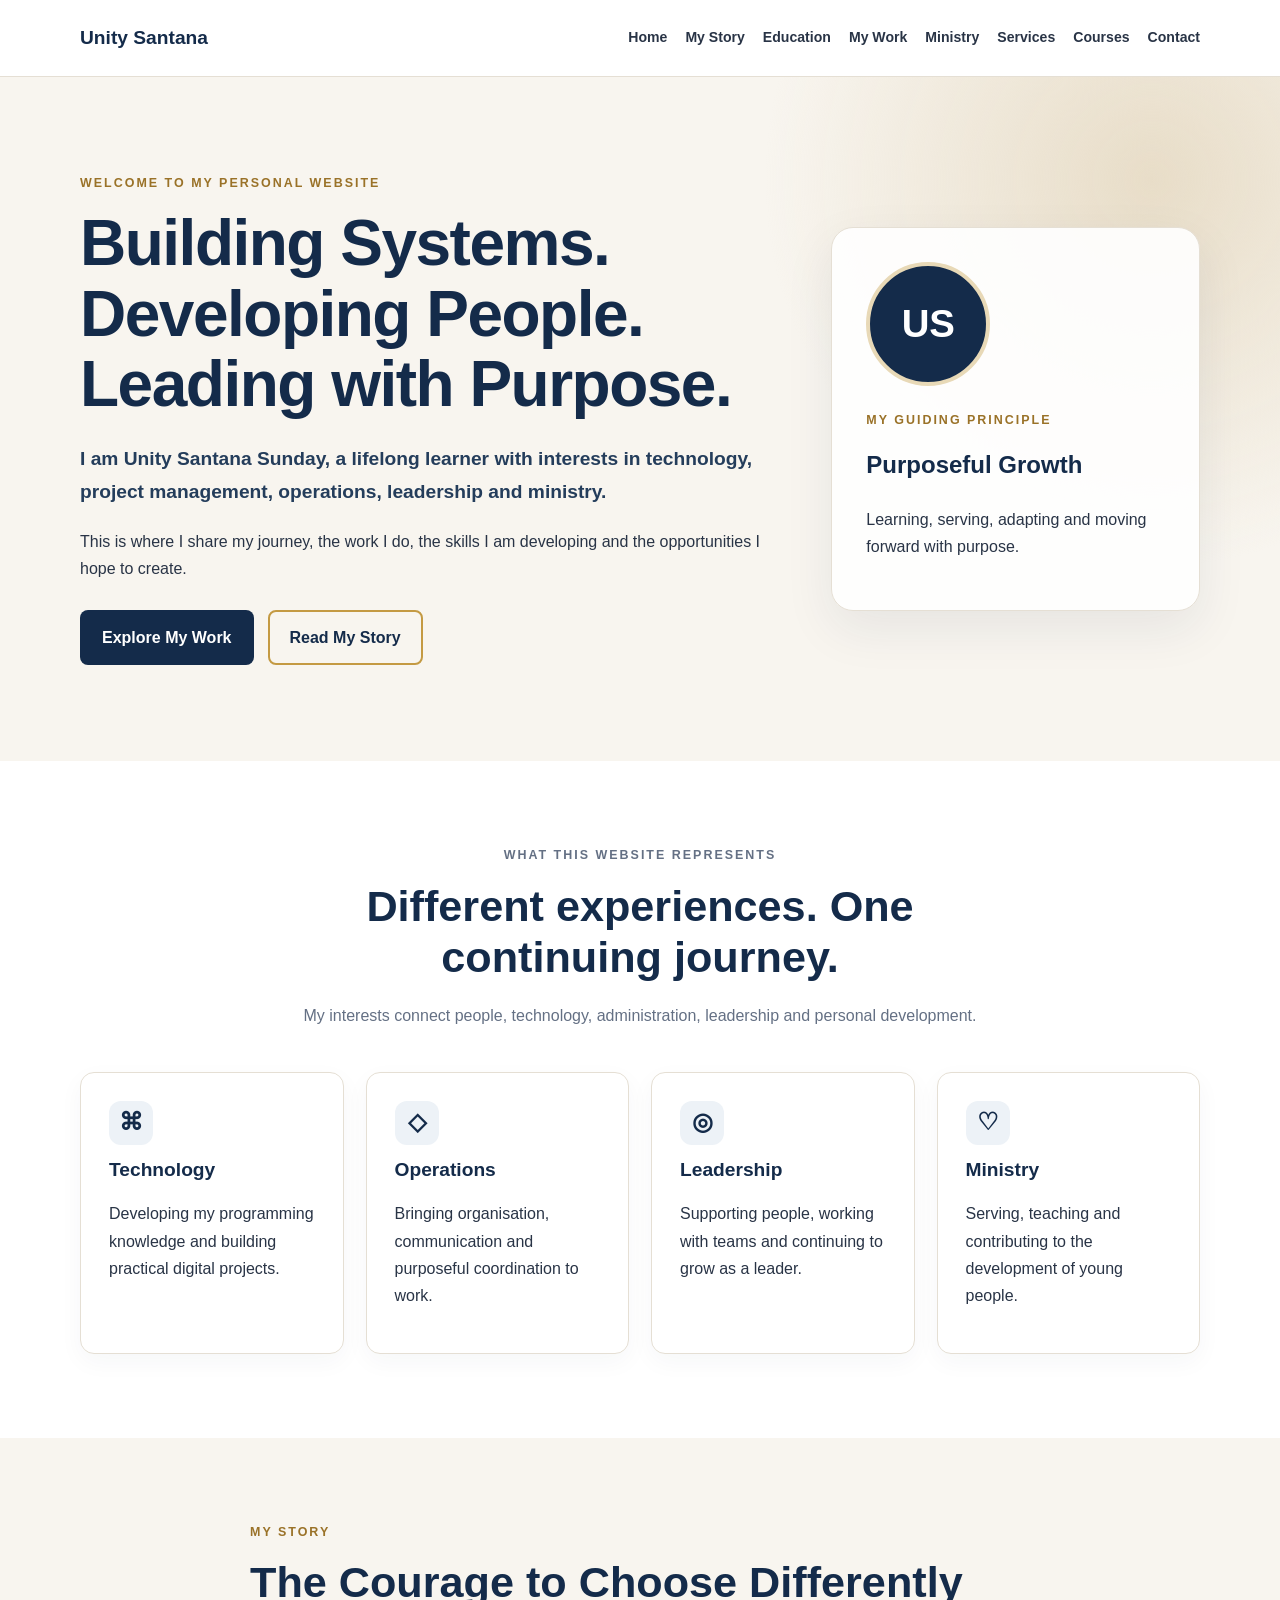
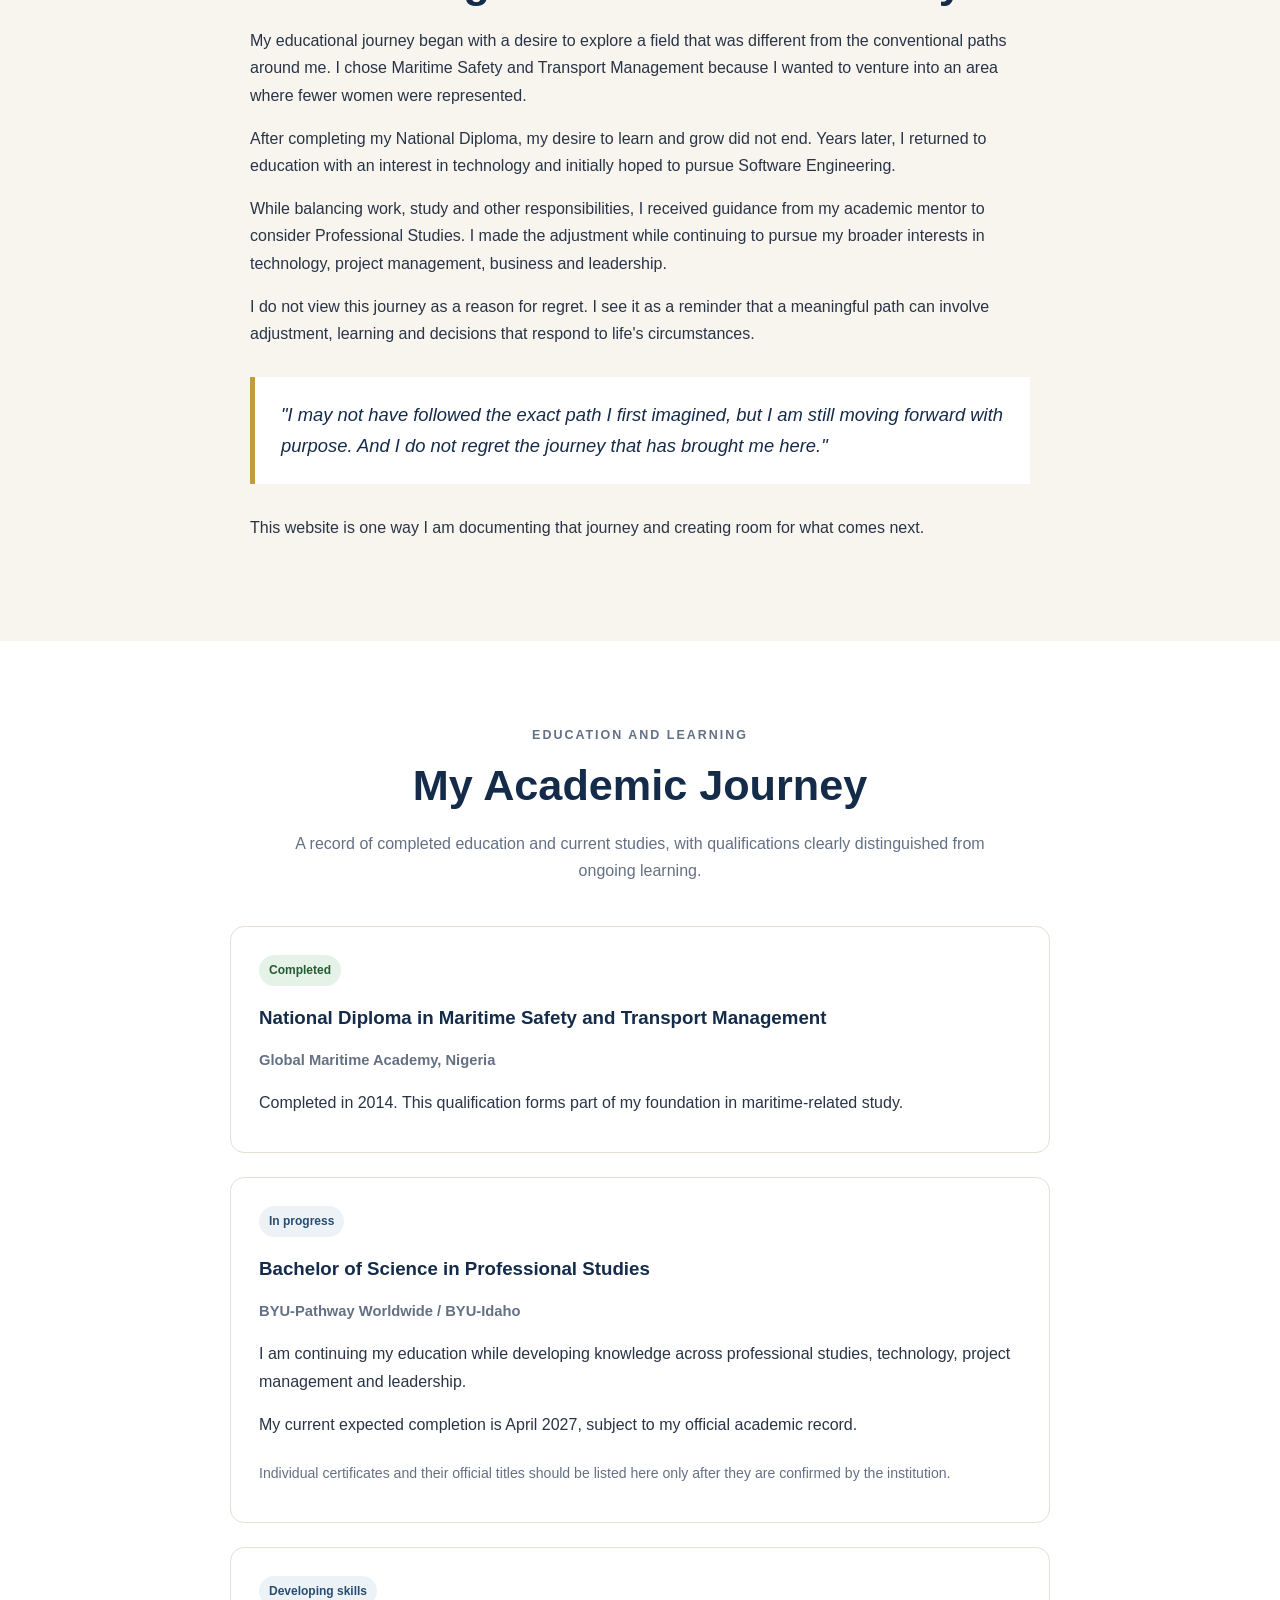
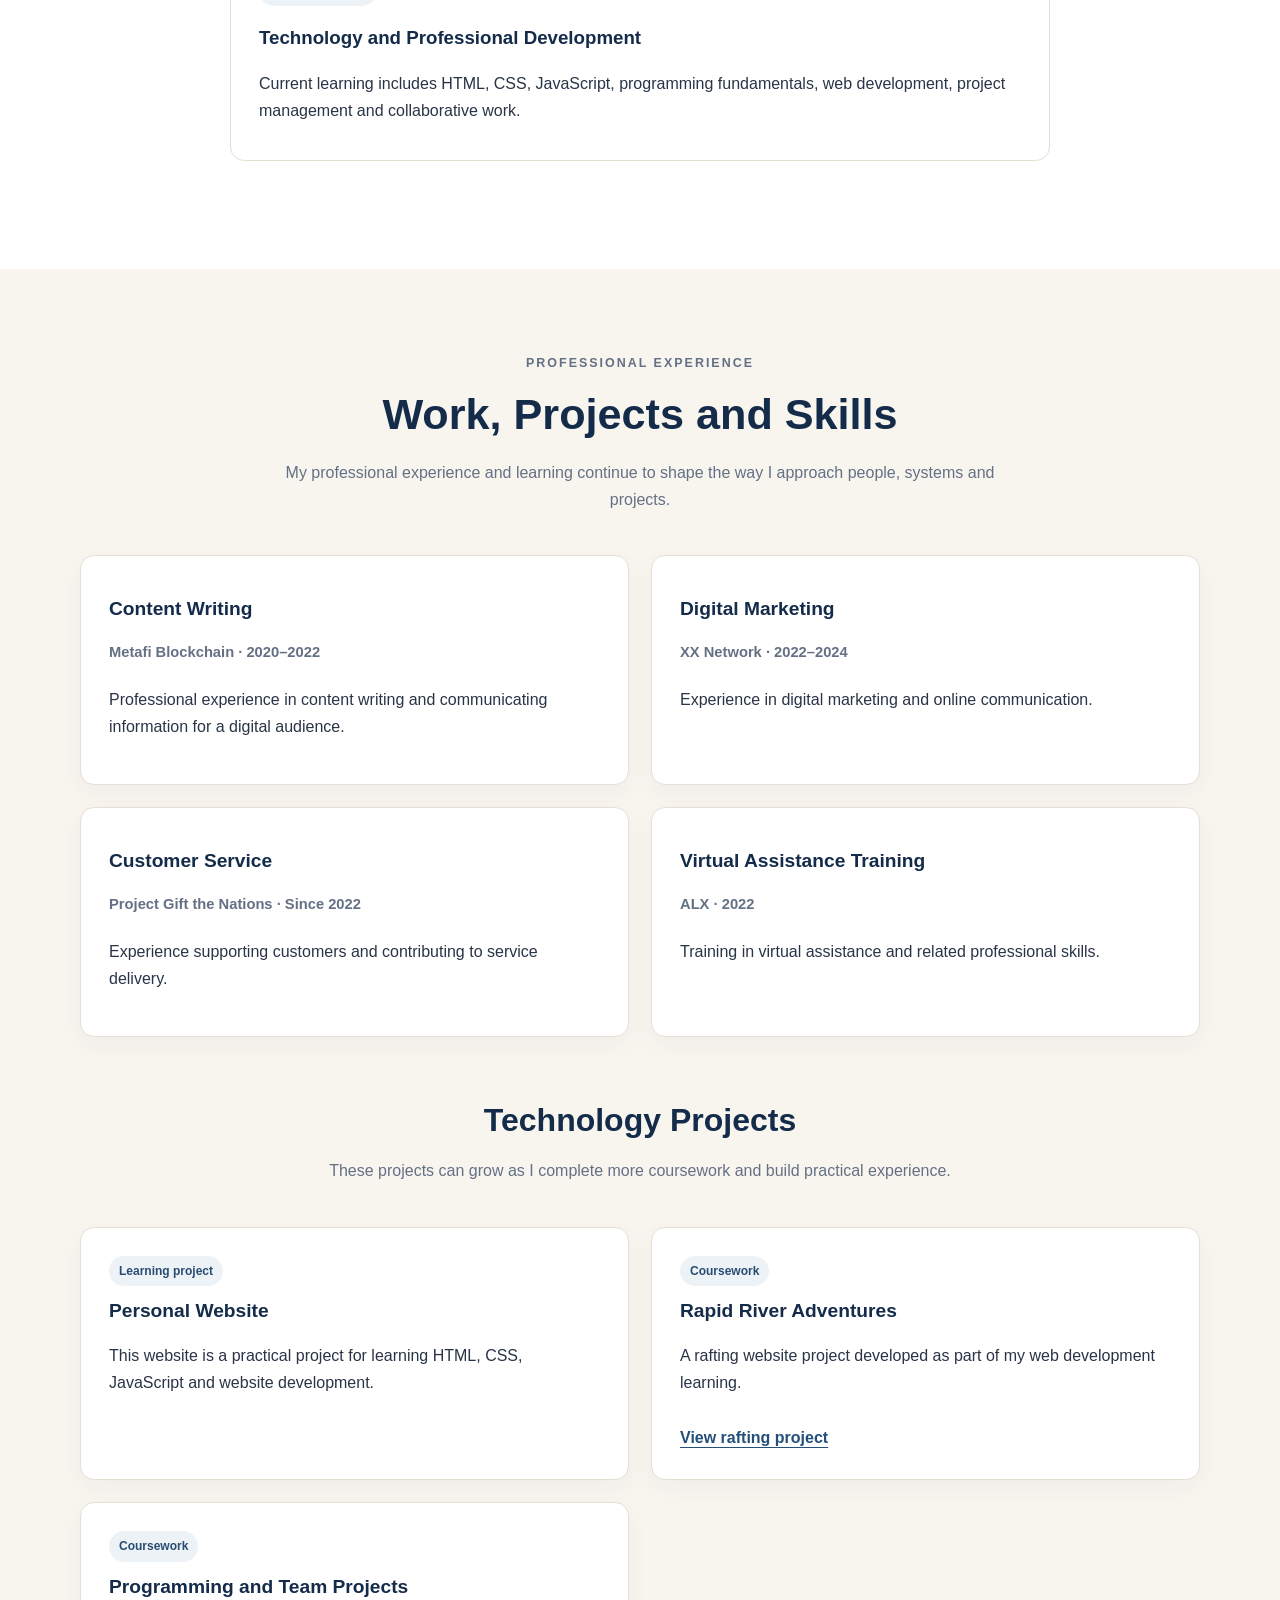
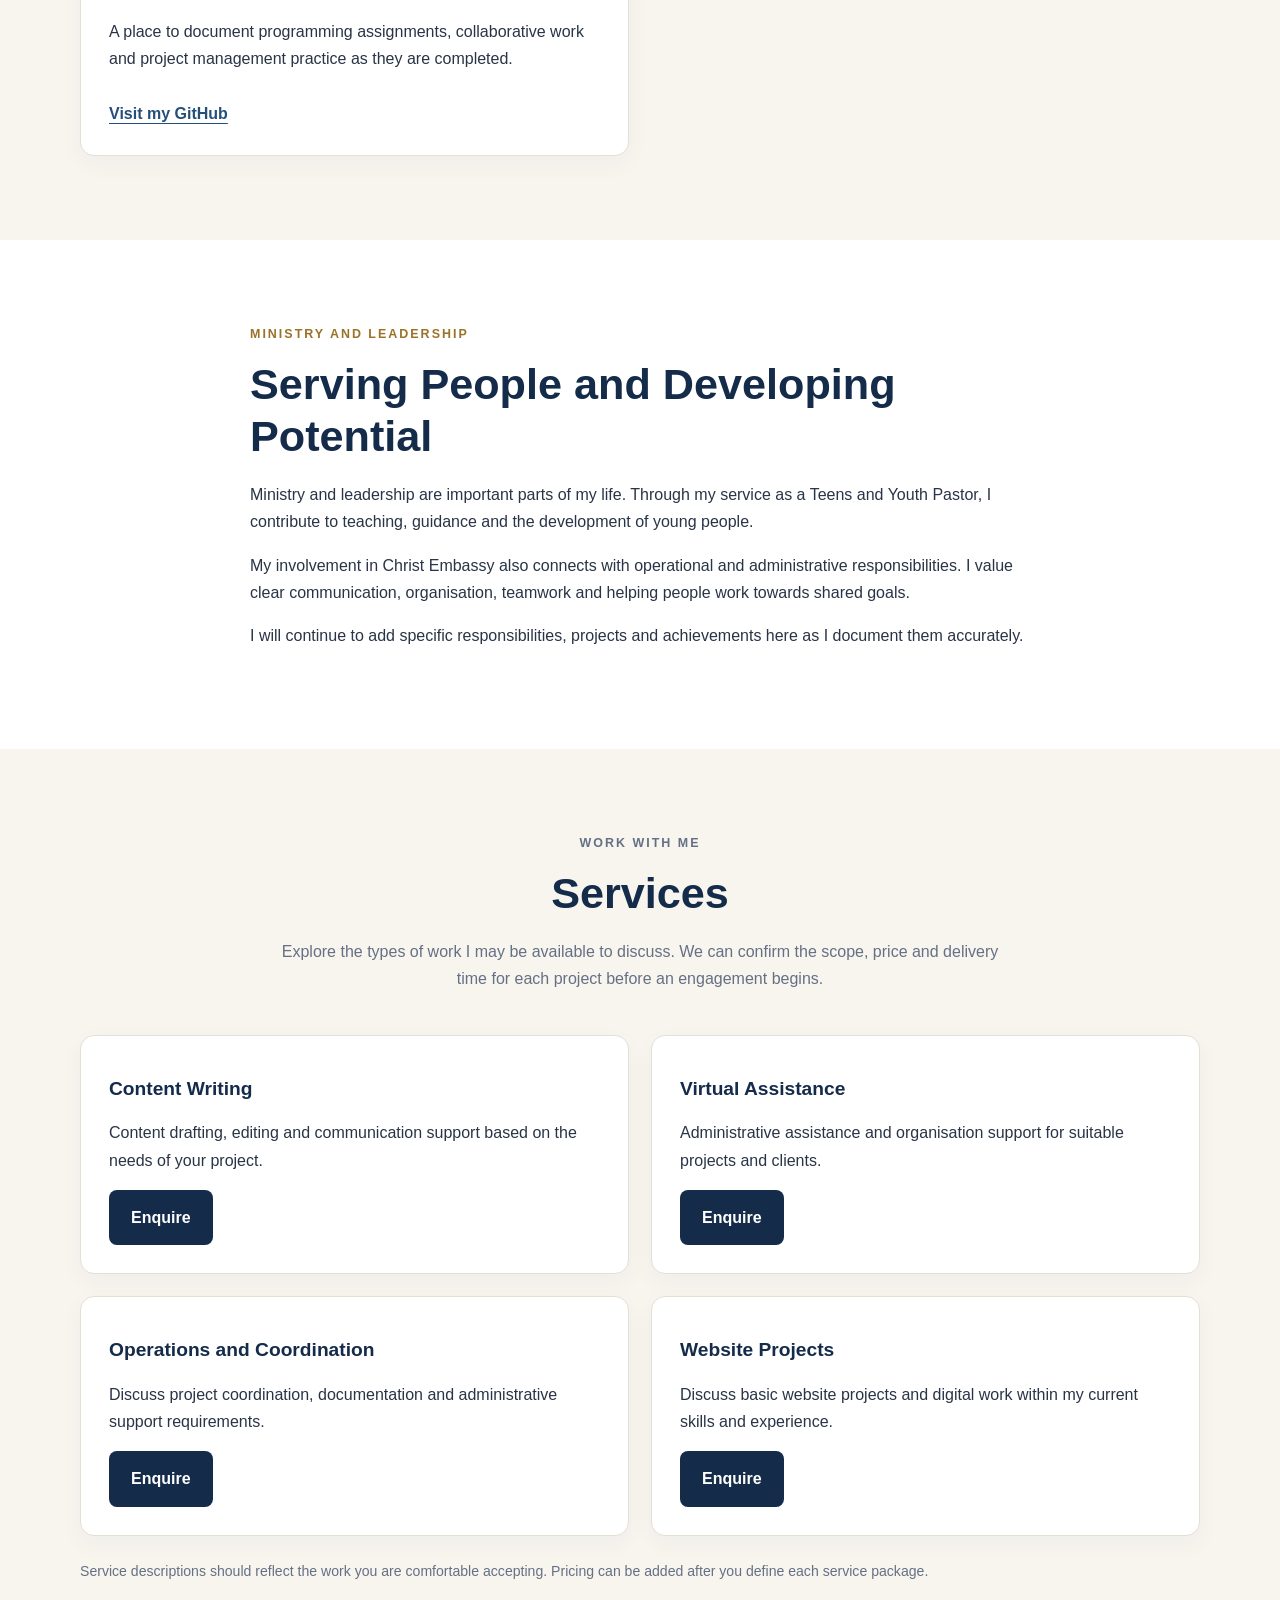
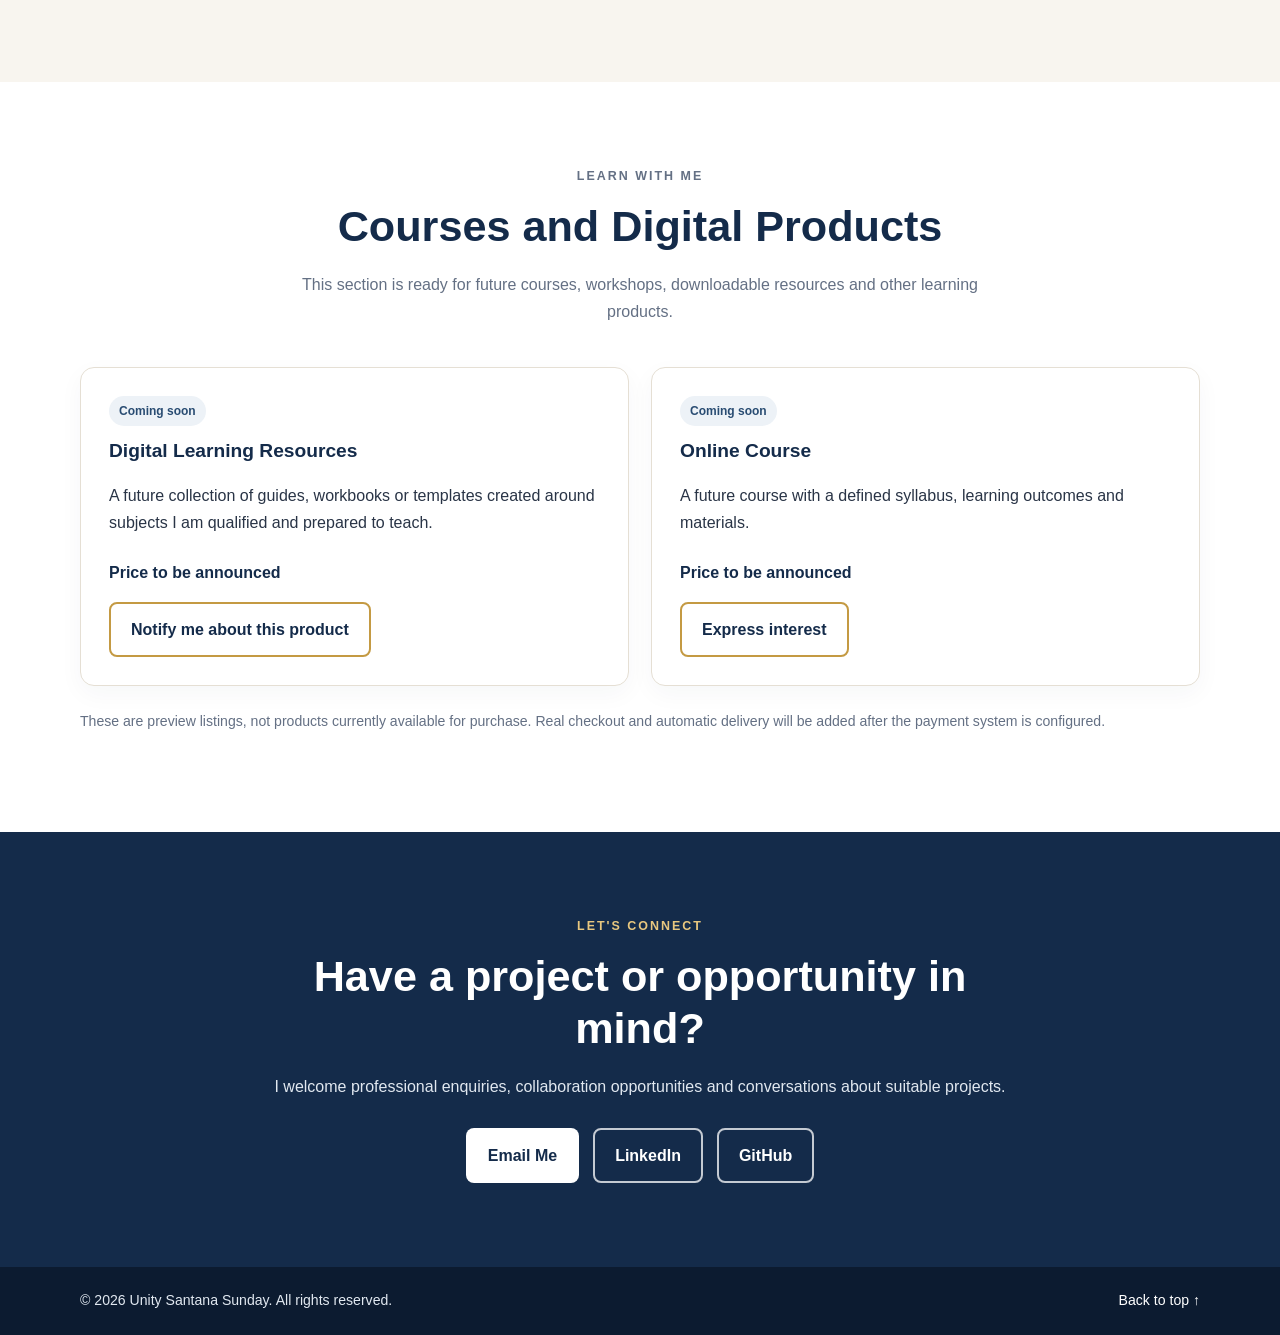
<file: index.html>
<!DOCTYPE html>
<html lang="en">
<head>
    <meta charset="UTF-8">
    <meta name="viewport" content="width=device-width, initial-scale=1.0">

    <meta name="author" content="Unity Santana Sunday">
    <meta name="description" content="The personal website of Unity Santana Sunday, featuring professional experience, education, technology projects, ministry, leadership and services.">

    <title>Unity Santana Sunday | Personal Website</title>
<link rel="stylesheet" href="styles/styles.css">
<script src="scripts/script.js" defer></script>

</head>

<body>
    <header class="site-header">
        <div class="container header-inner">
            <a class="logo" href="index.html">Unity Santana</a>
            <button
                class="menu-toggle"
                id="menu-toggle"
                aria-label="Open navigation menu"
                aria-expanded="false"
                aria-controls="main-nav">
                ☰
            </button>

<nav class="main-nav" id="main-nav" aria-label="Main navigation">
    <a href="index.html">Home</a>
    <a href="story.html">My Story</a>
    <a href="education.html">Education</a>
    <a href="work.html">My Work</a>
    <a href="ministry.html">Ministry</a>
    <a href="services.html">Services</a>
    <a href="courses.html">Courses</a>
    <a href="contact.html">Contact</a>
</nav>

        </div>
    </header>

    <main>
        <!-- HOME -->
        <section class="hero section" id="home">
            <div class="container hero-grid">
                <div class="hero-content">
                    <p class="eyebrow">WELCOME TO MY PERSONAL WEBSITE</p>

                    <h1>Building Systems. Developing People. Leading with Purpose.</h1>

                    <p class="hero-description">
                        I am Unity Santana Sunday, a lifelong learner with interests
                        in technology, project management, operations, leadership
                        and ministry.
                    </p>

                    <p>
                        This is where I share my journey, the work I do, the skills
                        I am developing and the opportunities I hope to create.
                    </p>

                    <div class="button-group">
                        <a class="button button-primary" href="#work">
                            Explore My Work
                        </a>
                        <a class="button button-secondary" href="#story">
                            Read My Story
                        </a>
                    </div>
                </div>

                <div class="hero-card">
                    <div class="profile-placeholder" aria-hidden="true">
                        US
                    </div>
                    <p class="eyebrow">MY GUIDING PRINCIPLE</p>
                    <h2>Purposeful Growth</h2>
                    <p>
                        Learning, serving, adapting and moving forward with purpose.
                    </p>
                    <!-- Replace the initials above with your own photo when ready. -->
                </div>
            </div>
        </section>

        <!-- INTRODUCTION -->
        <section class="section">
            <div class="container">
                <div class="section-heading">
                    <p class="eyebrow">WHAT THIS WEBSITE REPRESENTS</p>
                    <h2>Different experiences. One continuing journey.</h2>
                    <p>
                        My interests connect people, technology, administration,
                        leadership and personal development.
                    </p>
                </div>

                <div class="card-grid four-columns">
                    <article class="content-card">
                        <span class="card-icon" aria-hidden="true">⌘</span>
                        <h3>Technology</h3>
                        <p>
                            Developing my programming knowledge and building
                            practical digital projects.
                        </p>
                    </article>

                    <article class="content-card">
                        <span class="card-icon" aria-hidden="true">◇</span>
                        <h3>Operations</h3>
                        <p>
                            Bringing organisation, communication and purposeful
                            coordination to work.
                        </p>
                    </article>

                    <article class="content-card">
                        <span class="card-icon" aria-hidden="true">◎</span>
                        <h3>Leadership</h3>
                        <p>
                            Supporting people, working with teams and continuing
                            to grow as a leader.
                        </p>
                    </article>

                    <article class="content-card">
                        <span class="card-icon" aria-hidden="true">♡</span>
                        <h3>Ministry</h3>
                        <p>
                            Serving, teaching and contributing to the development
                            of young people.
                        </p>
                    </article>
                </div>
            </div>
        </section>

        <!-- MY STORY -->
        <section class="section section-alt" id="story">
            <div class="container narrow-container">
                <p class="eyebrow">MY STORY</p>
                <h2>The Courage to Choose Differently</h2>

                <p>
                    My educational journey began with a desire to explore a field
                    that was different from the conventional paths around me.
                    I chose Maritime Safety and Transport Management because I
                    wanted to venture into an area where fewer women were
                    represented.
                </p>

                <p>
                    After completing my National Diploma, my desire to learn and
                    grow did not end. Years later, I returned to education with
                    an interest in technology and initially hoped to pursue
                    Software Engineering.
                </p>

                <p>
                    While balancing work, study and other responsibilities,
                    I received guidance from my academic mentor to consider
                    Professional Studies. I made the adjustment while continuing
                    to pursue my broader interests in technology, project
                    management, business and leadership.
                </p>

                <p>
                    I do not view this journey as a reason for regret. I see it
                    as a reminder that a meaningful path can involve adjustment,
                    learning and decisions that respond to life's circumstances.
                </p>

                <blockquote>
                    "I may not have followed the exact path I first imagined,
                    but I am still moving forward with purpose. And I do not
                    regret the journey that has brought me here."
                </blockquote>

                <p>
                    This website is one way I am documenting that journey and
                    creating room for what comes next.
                </p>
            </div>
        </section>

        <!-- EDUCATION -->
        <section class="section" id="education">
            <div class="container">
                <div class="section-heading">
                    <p class="eyebrow">EDUCATION AND LEARNING</p>
                    <h2>My Academic Journey</h2>
                    <p>
                        A record of completed education and current studies,
                        with qualifications clearly distinguished from ongoing learning.
                    </p>
                </div>

                <div class="timeline">
                    <article class="timeline-item">
                        <span class="status-label completed">Completed</span>
                        <h3>National Diploma in Maritime Safety and Transport Management</h3>
                        <p class="institution">Global Maritime Academy, Nigeria</p>
                        <p>
                            Completed in 2014. This qualification forms part of
                            my foundation in maritime-related study.
                        </p>
                    </article>

                    <article class="timeline-item">
                        <span class="status-label ongoing">In progress</span>
                        <h3>Bachelor of Science in Professional Studies</h3>
                        <p class="institution">BYU-Pathway Worldwide / BYU-Idaho</p>
                        <p>
                            I am continuing my education while developing
                            knowledge across professional studies, technology,
                            project management and leadership.
                        </p>
                        <p>
                            My current expected completion is April 2027,
                            subject to my official academic record.
                        </p>
                        <p class="small-note">
                            Individual certificates and their official titles
                            should be listed here only after they are confirmed
                            by the institution.
                        </p>
                    </article>

                    <article class="timeline-item">
                        <span class="status-label ongoing">Developing skills</span>
                        <h3>Technology and Professional Development</h3>
                        <p>
                            Current learning includes HTML, CSS, JavaScript,
                            programming fundamentals, web development,
                            project management and collaborative work.
                        </p>
                    </article>
                </div>
            </div>
        </section>

        <!-- PROFESSIONAL EXPERIENCE -->
        <section class="section section-alt" id="work">
            <div class="container">
                <div class="section-heading">
                    <p class="eyebrow">PROFESSIONAL EXPERIENCE</p>
                    <h2>Work, Projects and Skills</h2>
                    <p>
                        My professional experience and learning continue to
                        shape the way I approach people, systems and projects.
                    </p>
                </div>

                <div class="card-grid">
                    <article class="content-card">
                        <h3>Content Writing</h3>
                        <p class="institution">Metafi Blockchain · 2020–2022</p>
                        <p>
                            Professional experience in content writing and
                            communicating information for a digital audience.
                        </p>
                    </article>

                    <article class="content-card">
                        <h3>Digital Marketing</h3>
                        <p class="institution">XX Network · 2022–2024</p>
                        <p>
                            Experience in digital marketing and online
                            communication.
                        </p>
                    </article>

                    <article class="content-card">
                        <h3>Customer Service</h3>
                        <p class="institution">Project Gift the Nations · Since 2022</p>
                        <p>
                            Experience supporting customers and contributing
                            to service delivery.
                        </p>
                    </article>

                    <article class="content-card">
                        <h3>Virtual Assistance Training</h3>
                        <p class="institution">ALX · 2022</p>
                        <p>
                            Training in virtual assistance and related
                            professional skills.
                        </p>
                    </article>
                </div>

                <div class="section-heading subheading">
                    <h2>Technology Projects</h2>
                    <p>
                        These projects can grow as I complete more coursework
                        and build practical experience.
                    </p>
                </div>

                <div class="card-grid">
                    <article class="content-card">
                        <span class="status-label ongoing">Learning project</span>
                        <h3>Personal Website</h3>
                        <p>
                            This website is a practical project for learning
                            HTML, CSS, JavaScript and website development.
                        </p>
                    </article>

                    <article class="content-card">
                        <span class="status-label ongoing">Coursework</span>
                        <h3>Rapid River Adventures</h3>
                        <p>
                            A rafting website project developed as part of
                            my web development learning.
                        </p>
                        <a class="text-link"
                           href="https://tanablaze.github.io/wdd130/wwr/"
                           target="_blank"
                           rel="noopener noreferrer">
                            View rafting project
                        </a>
                    </article>

                    <article class="content-card">
                        <span class="status-label ongoing">Coursework</span>
                        <h3>Programming and Team Projects</h3>
                        <p>
                            A place to document programming assignments,
                            collaborative work and project management practice
                            as they are completed.
                        </p>
                        <a class="text-link"
                           href="https://github.com/tanablaze"
                           target="_blank"
                           rel="noopener noreferrer">
                            Visit my GitHub
                        </a>
                    </article>
                </div>
            </div>
        </section>

        <!-- MINISTRY -->
        <section class="section" id="ministry">
            <div class="container narrow-container">
                <p class="eyebrow">MINISTRY AND LEADERSHIP</p>
                <h2>Serving People and Developing Potential</h2>

                <p>
                    Ministry and leadership are important parts of my life.
                    Through my service as a Teens and Youth Pastor, I contribute
                    to teaching, guidance and the development of young people.
                </p>

                <p>
                    My involvement in Christ Embassy also connects with
                    operational and administrative responsibilities. I value
                    clear communication, organisation, teamwork and helping
                    people work towards shared goals.
                </p>

                <p>
                    I will continue to add specific responsibilities, projects
                    and achievements here as I document them accurately.
                </p>
            </div>
        </section>

        <!-- SERVICES -->
        <section class="section section-alt" id="services">
            <div class="container">
                <div class="section-heading">
                    <p class="eyebrow">WORK WITH ME</p>
                    <h2>Services</h2>
                    <p>
                        Explore the types of work I may be available to discuss.
                        We can confirm the scope, price and delivery time for
                        each project before an engagement begins.
                    </p>
                </div>

                <div class="card-grid">
                    <article class="content-card service-card">
                        <h3>Content Writing</h3>
                        <p>
                            Content drafting, editing and communication support
                            based on the needs of your project.
                        </p>
                        <a class="button button-primary"
                           href="mailto:YOUR_EMAIL@example.com?subject=Content%20Writing%20Enquiry">
                            Enquire
                        </a>
                    </article>

                    <article class="content-card service-card">
                        <h3>Virtual Assistance</h3>
                        <p>
                            Administrative assistance and organisation support
                            for suitable projects and clients.
                        </p>
                        <a class="button button-primary"
                           href="mailto:YOUR_EMAIL@example.com?subject=Virtual%20Assistance%20Enquiry">
                            Enquire
                        </a>
                    </article>

                    <article class="content-card service-card">
                        <h3>Operations and Coordination</h3>
                        <p>
                            Discuss project coordination, documentation and
                            administrative support requirements.
                        </p>
                        <a class="button button-primary"
                           href="mailto:YOUR_EMAIL@example.com?subject=Operations%20Support%20Enquiry">
                            Enquire
                        </a>
                    </article>

                    <article class="content-card service-card">
                        <h3>Website Projects</h3>
                        <p>
                            Discuss basic website projects and digital work
                            within my current skills and experience.
                        </p>
                        <a class="button button-primary"
                           href="mailto:YOUR_EMAIL@example.com?subject=Website%20Project%20Enquiry">
                            Enquire
                        </a>
                    </article>
                </div>
                <p class="small-note">
                    Service descriptions should reflect the work you are
                    comfortable accepting. Pricing can be added after you
                    define each service package.
                </p>
            </div>
        </section>

        <!-- COURSES -->
        <section class="section" id="courses">
            <div class="container">
                <div class="section-heading">
                    <p class="eyebrow">LEARN WITH ME</p>
                    <h2>Courses and Digital Products</h2>
                    <p>
                        This section is ready for future courses, workshops,
                        downloadable resources and other learning products.
                    </p>
                </div>

                <div class="card-grid">
                    <article class="content-card course-card">
                        <span class="status-label ongoing">Coming soon</span>
                        <h3>Digital Learning Resources</h3>
                        <p>
                            A future collection of guides, workbooks or templates
                            created around subjects I am qualified and prepared
                            to teach.
                        </p>
                        <p class="price">Price to be announced</p>
                        <button class="button button-secondary course-button"
                                type="button"
                                data-course="Digital Learning Resources">
                            Notify me about this product
                        </button>
                    </article>

                    <article class="content-card course-card">
                        <span class="status-label ongoing">Coming soon</span>
                        <h3>Online Course</h3>
                        <p>
                            A future course with a defined syllabus, learning
                            outcomes and materials.
                        </p>
                        <p class="price">Price to be announced</p>
                        <button class="button button-secondary course-button"
                                type="button"
                                data-course="Online Course">
                            Express interest
                        </button>
                    </article>
                </div>

                <p class="small-note">
                    These are preview listings, not products currently available
                    for purchase. Real checkout and automatic delivery will be
                    added after the payment system is configured.
                </p>
            </div>
        </section>

        <!-- CONTACT -->
        <section class="section section-dark" id="contact">
            <div class="container contact-content">
                <p class="eyebrow">LET'S CONNECT</p>
                <h2>Have a project or opportunity in mind?</h2>
                <p>
                    I welcome professional enquiries, collaboration
                    opportunities and conversations about suitable projects.
                </p>

                <div class="button-group centered-buttons">
                    <a class="button button-light"
                       href="mailto:YOUR_EMAIL@example.com?subject=Website%20Enquiry">
                        Email Me
                    </a>

                    <a class="button button-outline-light"
                       href="https://www.linkedin.com/in/unity-santana-sanctified/"
                       target="_blank"
                       rel="noopener noreferrer">
                        LinkedIn
                    </a>

                    <a class="button button-outline-light"
                       href="https://github.com/tanablaze"
                       target="_blank"
                       rel="noopener noreferrer">
                        GitHub
                    </a>
                </div>
            </div>
        </section>
    </main>

    <footer class="site-footer">
        <div class="container footer-inner">
            <p>
                © <span id="current-year"></span> Unity Santana Sunday.
                All rights reserved.
            </p>
            <a href="#home">Back to top ↑</a>
        </div>
    </footer>
</body>
</html>
</file>
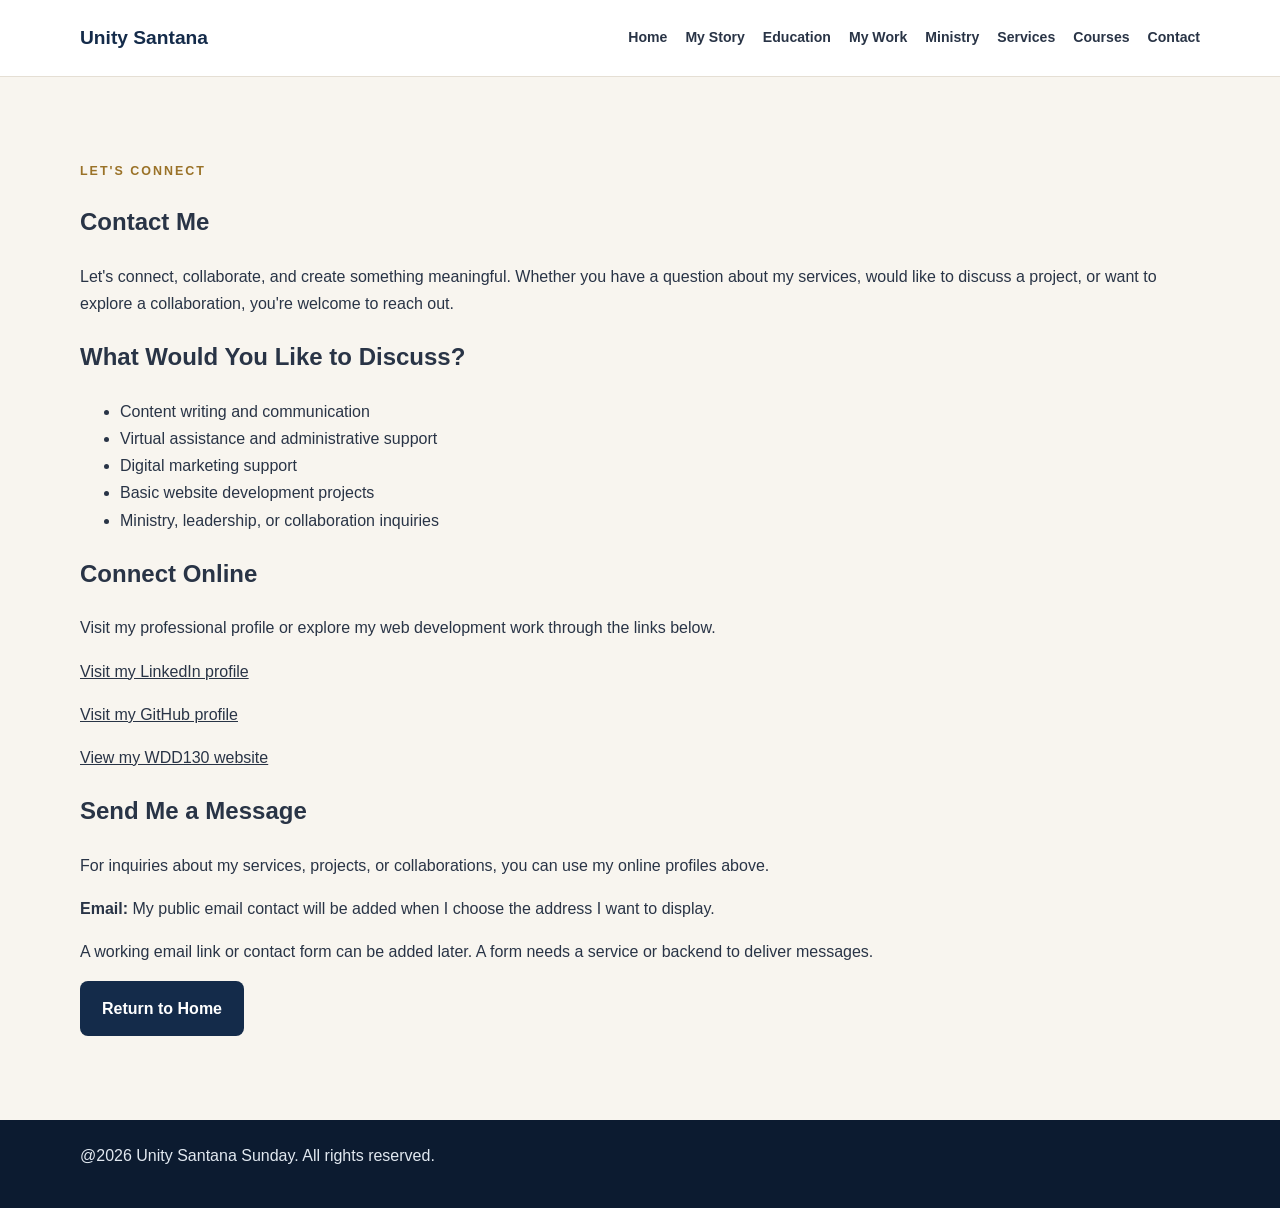
<file: contact.html>
<!DOCTYPE html>
<html lang="en">
<head>
    <meta charset="UTF-8">
    <meta name="viewport" content="width=device-width, initial-scale=1.0">
    <meta name="author" content="Unity Santana Sunday">
    <meta name="description" content="Contact Unity Santana Sunday about professional services, collaboration, and learning opportunities.">
    <title>Contact | Unity Santana Sunday</title>
    <link rel="stylesheet" href="styles/styles.css">
    <script src="scripts/script.js" defer></script>
</head>
<body>

<header class="site-header">
    <div class="container header-inner">
        <a class="logo" href="index.html">Unity Santana</a>

        <nav class="main-nav" aria-label="Main navigation">
            <a href="index.html">Home</a>
            <a href="story.html">My Story</a>
            <a href="education.html">Education</a>
            <a href="work.html">My Work</a>
            <a href="ministry.html">Ministry</a>
            <a href="services.html">Services</a>
            <a href="courses.html">Courses</a>
            <a href="contact.html" aria-current="page">Contact</a>
        </nav>
    </div>
</header>

<main>
    <section class="section section-alt">
        <div class="container">
            <p class="eyebrow">LET'S CONNECT</p>
            <h1>Contact Me</h1>

            <p>
                Let's connect, collaborate, and create something meaningful.
                Whether you have a question about my services, would like to
                discuss a project, or want to explore a collaboration, you're
                welcome to reach out.
            </p>

            <article class="card">
                <h2>What Would You Like to Discuss?</h2>
                <ul>
                    <li>Content writing and communication</li>
                    <li>Virtual assistance and administrative support</li>
                    <li>Digital marketing support</li>
                    <li>Basic website development projects</li>
                    <li>Ministry, leadership, or collaboration inquiries</li>
                </ul>
            </article>

            <article class="card">
                <h2>Connect Online</h2>
                <p>
                    Visit my professional profile or explore my web
                    development work through the links below.
                </p>
                <p>
                    <a href="https://www.linkedin.com/in/unity-santana-sanctified/"
                       target="_blank" rel="noopener noreferrer">
                        Visit my LinkedIn profile
                    </a>
                </p>
                <p>
                    <a href="https://github.com/tanablaze"
                       target="_blank" rel="noopener noreferrer">
                        Visit my GitHub profile
                    </a>
                </p>
                <p>
                    <a href="https://tanablaze.github.io/wdd130/index.html"
                       target="_blank" rel="noopener noreferrer">
                        View my WDD130 website
                    </a>
                </p>
            </article>

            <article class="card">
                <h2>Send Me a Message</h2>
                <p>
                    For inquiries about my services, projects, or
                    collaborations, you can use my online profiles above.
                </p>
                <p>
                    <strong>Email:</strong> My public email contact will
                    be added when I choose the address I want to display.
                </p>
                <p>
                    A working email link or contact form can be added later.
                    A form needs a service or backend to deliver messages.
                </p>
            </article>

            <a class="button button-primary" href="index.html">
                Return to Home
            </a>
        </div>
    </section>
</main>

<footer class="site-footer">
    <div class="container">
         @<span id="current-year"></span> Unity Santana Sunday.
        All rights reserved.</p>
    </div>
</footer>

</body>
</html>
</file>
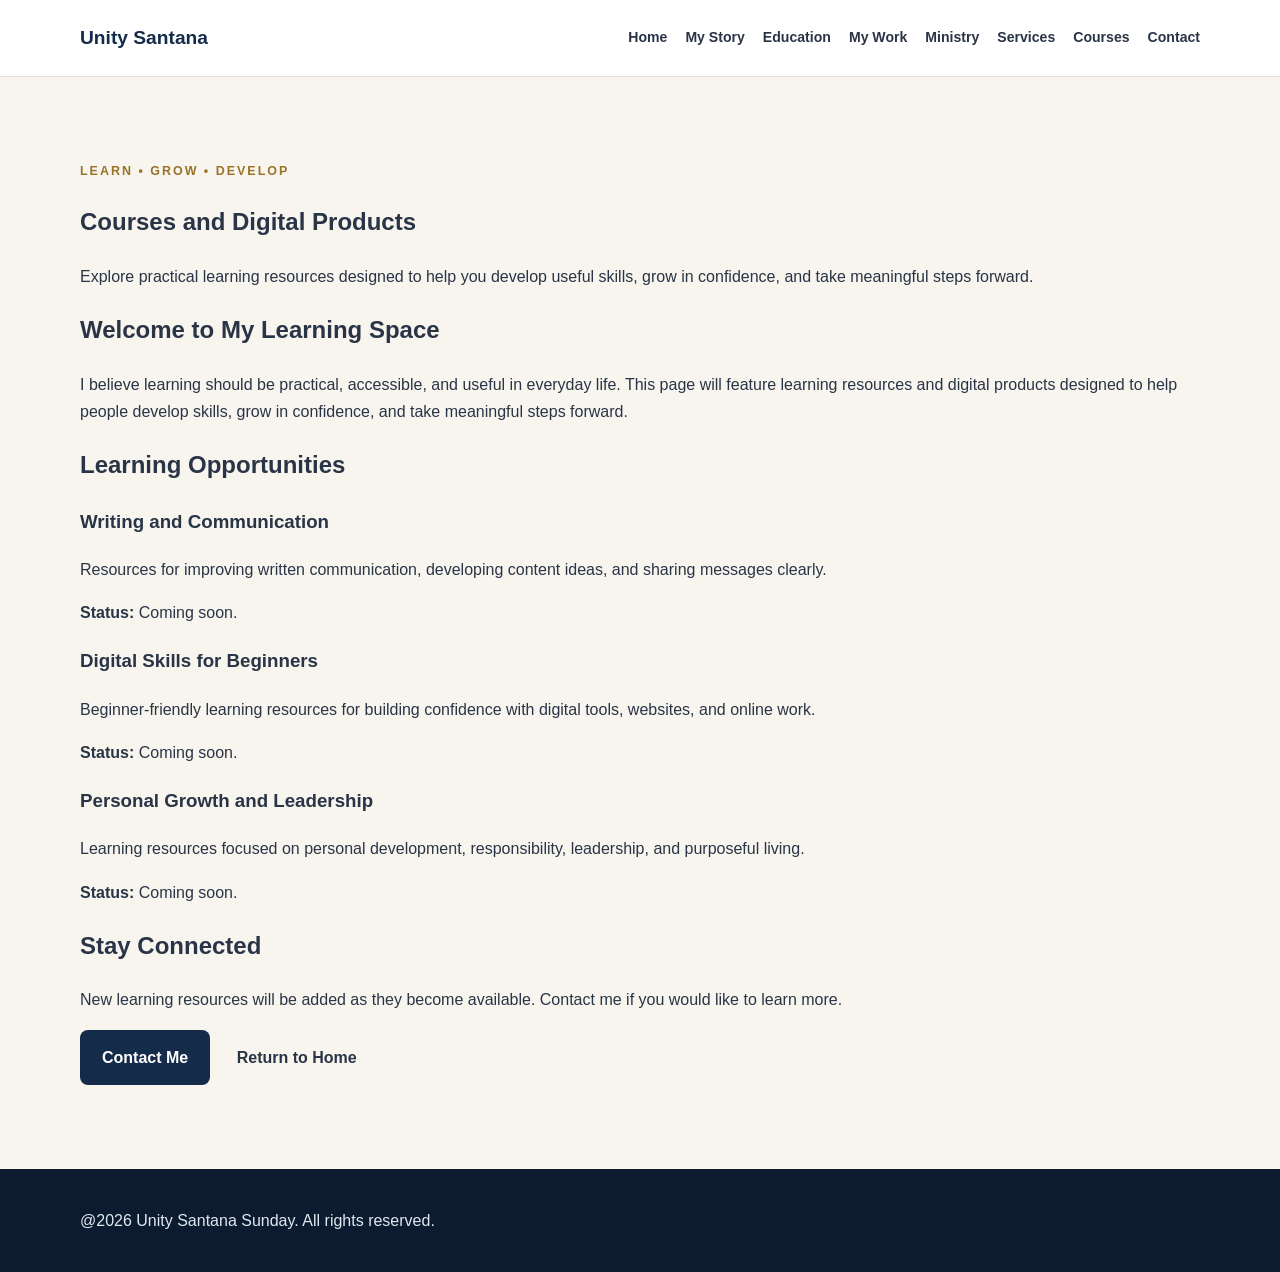
<file: courses.html>
<!DOCTYPE html>
<html lang="en">
<head>
    <meta charset="UTF-8">
    <meta name="viewport" content="width=device-width, initial-scale=1.0">
    <meta name="description" content="Explore courses, learning resources, and digital products by Unity Santana Sunday.">
    <title>Courses and Digital Products | Unity Santana Sunday</title>
    <link rel="stylesheet" href="styles/styles.css">
    <script src="scripts/script.js" defer></script>
</head>
<body>
    <header class="site-header">
        <div class="container header-inner">
            <a class="logo" href="index.html">Unity Santana</a>

            <button
                class="menu-toggle"
                id="menu-toggle"
                aria-label="Open navigation menu"
                aria-expanded="false"
                aria-controls="main-nav">
                ☰
            </button>

            <nav class="main-nav" id="main-nav" aria-label="Main navigation">
                <a href="index.html">Home</a>
                <a href="story.html">My Story</a>
                <a href="education.html">Education</a>
                <a href="work.html">My Work</a>
                <a href="ministry.html">Ministry</a>
                <a href="services.html">Services</a>
                <a href="courses.html" aria-current="page">Courses</a>
                <a href="contact.html">Contact</a>
            </nav>
        </div>
    </header>

    <main>
        <section class="section section-alt">
            <div class="container">
                <p class="eyebrow">Learn • Grow • Develop</p>
                <h1>Courses and Digital Products</h1>
                <p>
                    Explore practical learning resources designed to help you
                    develop useful skills, grow in confidence, and take
                    meaningful steps forward.
                </p>

                <h2>Welcome to My Learning Space</h2>
                <p>
                    I believe learning should be practical, accessible, and useful
                    in everyday life. This page will feature learning resources
                    and digital products designed to help people develop skills,
                    grow in confidence, and take meaningful steps forward.
                </p>

                <h2>Learning Opportunities</h2>

                <article class="card">
                    <h3>Writing and Communication</h3>
                    <p>
                        Resources for improving written communication,
                        developing content ideas, and sharing messages clearly.
                    </p>
                    <p><strong>Status:</strong> Coming soon.</p>
                </article>

                <article class="card">
                    <h3>Digital Skills for Beginners</h3>
                    <p>
                        Beginner-friendly learning resources for building
                        confidence with digital tools, websites, and online work.
                    </p>
                    <p><strong>Status:</strong> Coming soon.</p>
                </article>

                <article class="card">
                    <h3>Personal Growth and Leadership</h3>
                    <p>
                        Learning resources focused on personal development,
                        responsibility, leadership, and purposeful living.
                    </p>
                    <p><strong>Status:</strong> Coming soon.</p>
                </article>

                <h2>Stay Connected</h2>
                <p>
                    New learning resources will be added as they become
                    available. Contact me if you would like to learn more.
                </p>

                <a href="contact.html" class="button button-primary">Contact Me</a>
                <a href="index.html" class="button">Return to Home</a>
            </div>
        </section>
    </main>

    <footer class="site-footer">
        <div class="container">
            <p>
                @<span id="current-year"></span>
                Unity Santana Sunday. All rights reserved.
            </p>
        </div>
    </footer>
</body>
</html>
</file>
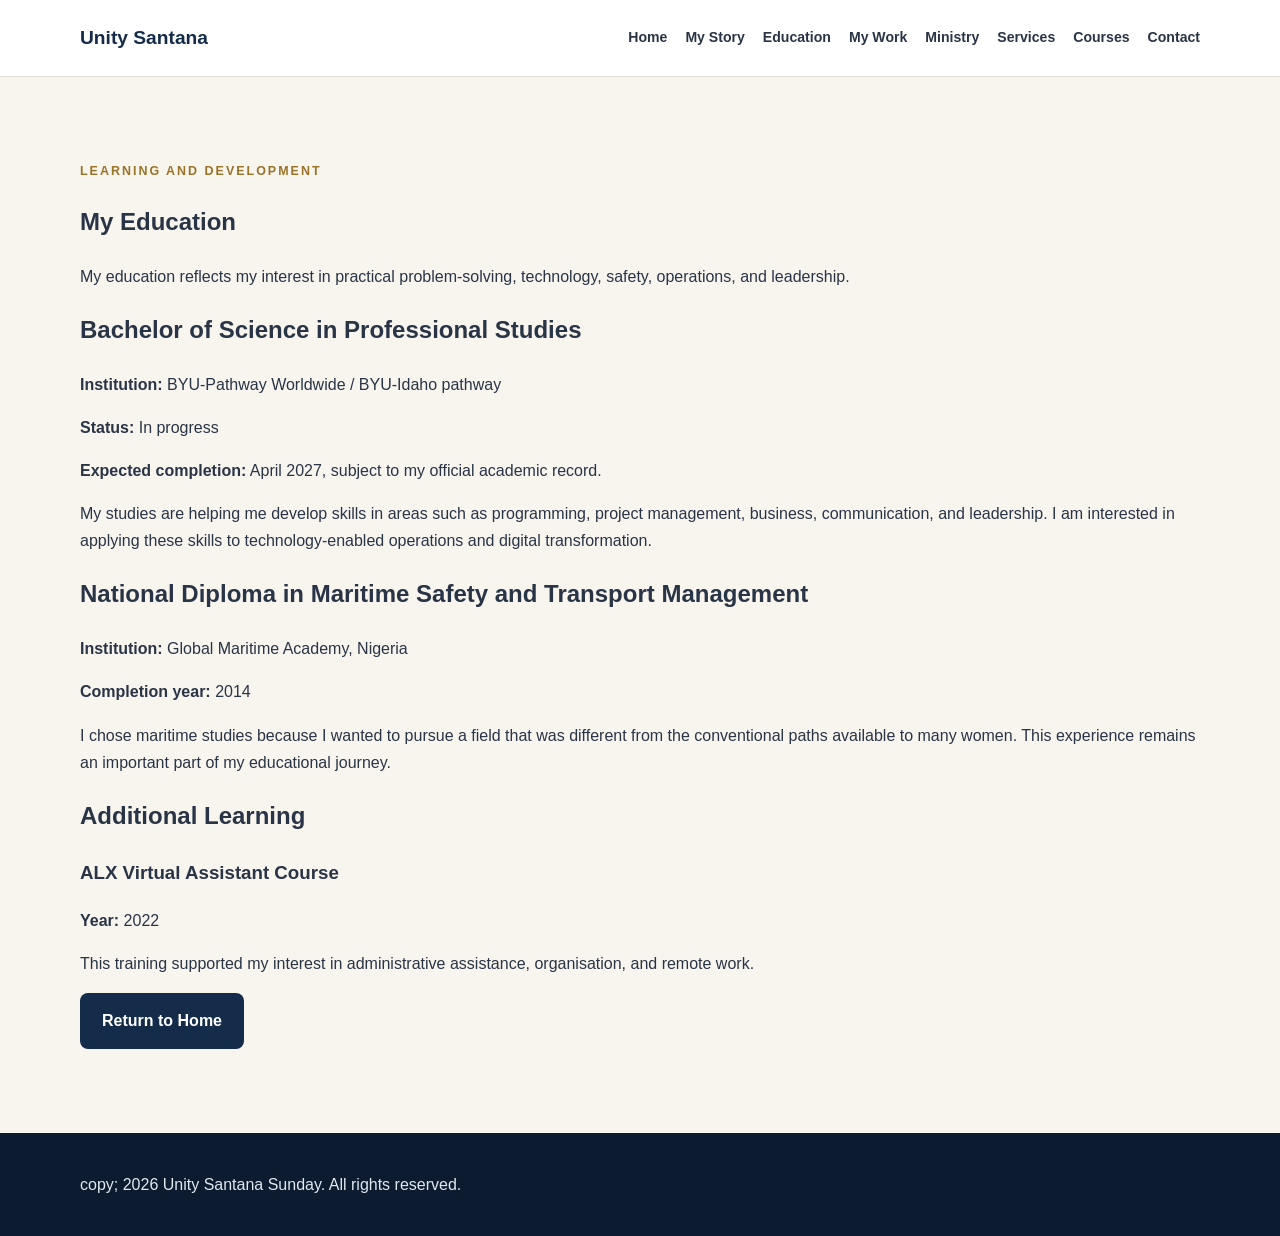
<file: education.html>
<!DOCTYPE html>
<html lang="en">
<head>
    <meta charset="UTF-8">
    <meta name="viewport" content="width=device-width, initial-scale=1.0">
    <meta name="author" content="Unity Santana Sunday">
    <meta name="description" content="Explore Unity Santana Sunday's education and ongoing professional development.">
    <title>Education | Unity Santana Sunday</title>
<link rel="stylesheet" href="styles/styles.css"><script src="scripts/script.js" defer></script>

</head>
<body>

<header class="site-header">
    <div class="container header-inner">
        <a class="logo" href="index.html">Unity Santana</a>

        <nav class="main-nav" aria-label="Main navigation">
            <a href="index.html">Home</a>
            <a href="story.html">My Story</a>
            <a href="education.html">Education</a>
            <a href="index.html#work">My Work</a>
            <a href="index.html#ministry">Ministry</a>
            <a href="index.html#services">Services</a>
            <a href="index.html#courses">Courses</a>
            <a href="index.html#contact">Contact</a>
        </nav>
    </div>
</header>

<main>
    <section class="section section-alt">
        <div class="container">
            <p class="eyebrow">LEARNING AND DEVELOPMENT</p>
            <h1>My Education</h1>

            <p>
                My education reflects my interest in practical problem-solving,
                technology, safety, operations, and leadership.
            </p>

            <article class="card">
                <h2>Bachelor of Science in Professional Studies</h2>
                <p><strong>Institution:</strong> BYU-Pathway Worldwide / BYU-Idaho pathway</p>
                <p><strong>Status:</strong> In progress</p>
                <p><strong>Expected completion:</strong> April 2027, subject to my official academic record.</p>
                <p>
                    My studies are helping me develop skills in areas such as
                    programming, project management, business, communication,
                    and leadership. I am interested in applying these skills
                    to technology-enabled operations and digital transformation.
                </p>
            </article>

            <article class="card">
                <h2>National Diploma in Maritime Safety and Transport Management</h2>
                <p><strong>Institution:</strong> Global Maritime Academy, Nigeria</p>
                <p><strong>Completion year:</strong> 2014</p>
                <p>
                    I chose maritime studies because I wanted to pursue a
                    field that was different from the conventional paths
                    available to many women. This experience remains an
                    important part of my educational journey.
                </p>
            </article>

            <article class="card">
                <h2>Additional Learning</h2>
                <h3>ALX Virtual Assistant Course</h3>
                <p><strong>Year:</strong> 2022</p>
                <p>
                    This training supported my interest in administrative
                    assistance, organisation, and remote work.
                </p>
            </article>

            <a class="button button-primary" href="index.html">
                Return to Home
            </a>
        </div>
    </section>
</main>

<footer class="site-footer">
    <div class="container">
        <p>copy; <span id="current-year"></span> Unity Santana Sunday.
        All rights reserved.</p>
    </div>
</footer>

</body>
</html>
</file>
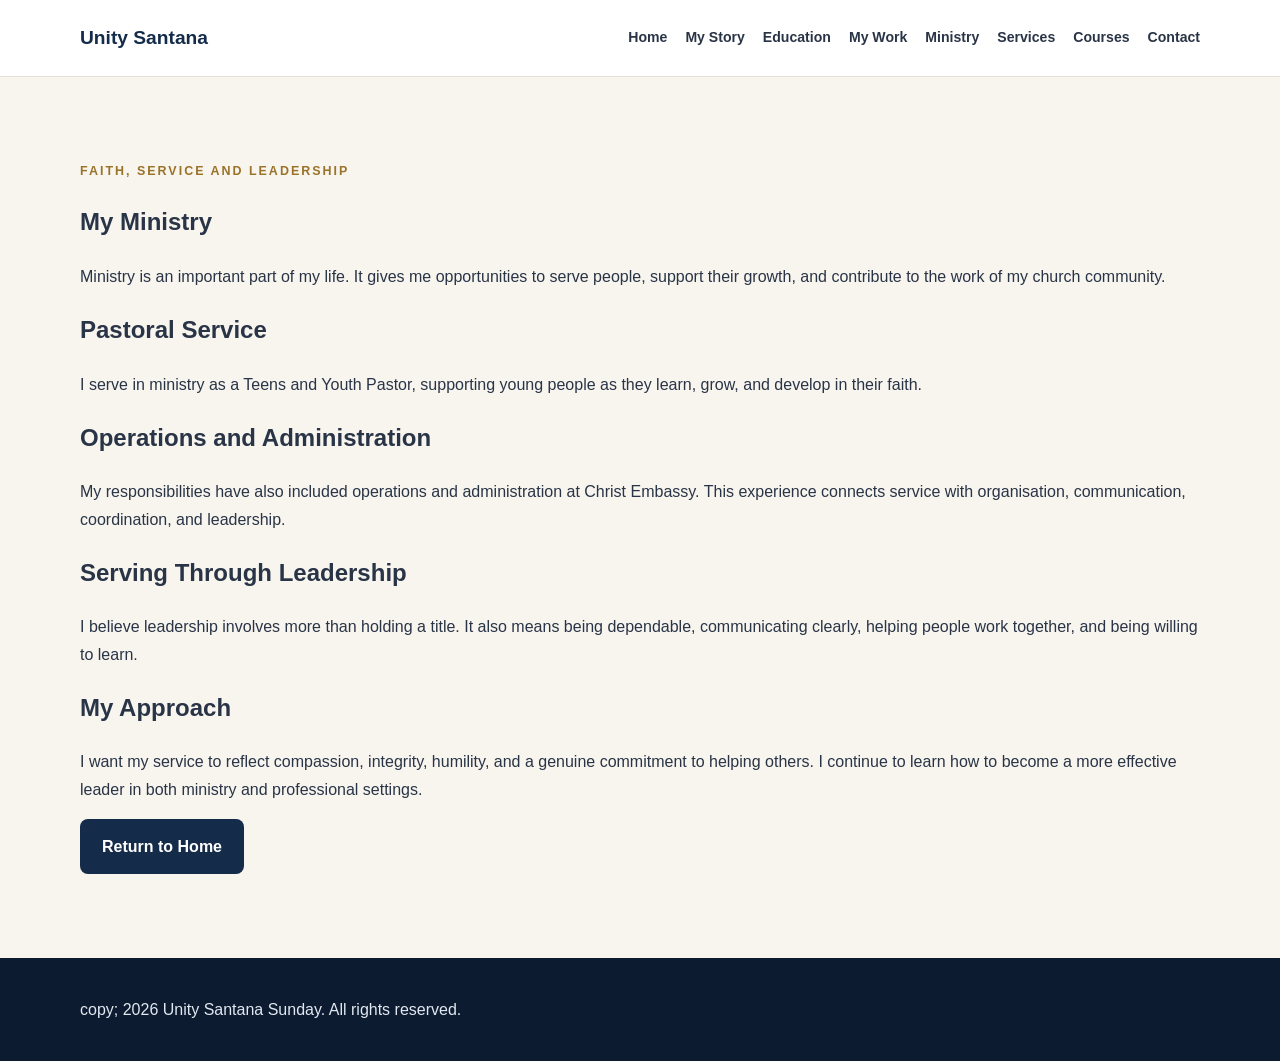
<file: ministry.html>
<!DOCTYPE html>
<html lang="en">
<head>
    <meta charset="UTF-8">
    <meta name="viewport" content="width=device-width, initial-scale=1.0">
    <meta name="author" content="Unity Santana Sunday">
    <meta name="description" content="Explore Unity Santana Sunday's ministry, pastoral service, and leadership journey.">
    <title>Ministry | Unity Santana Sunday</title>
    <link rel="stylesheet" href="styles/styles.css">
    <script src="scripts/script.js" defer></script>
</head>
<body>

<header class="site-header">
    <div class="container header-inner">
        <a class="logo" href="index.html">Unity Santana</a>
        
<nav class="main-nav" id="main-nav" aria-label="Main navigation">
    <a href="index.html">Home</a>
    <a href="story.html">My Story</a>
    <a href="education.html">Education</a>
    <a href="work.html">My Work</a>
    <a href="ministry.html">Ministry</a>
    <a href="services.html">Services</a>
    <a href="courses.html">Courses</a>
    <a href="contact.html">Contact</a>
</nav>
    </div>
</header>

<main>
    <section class="section section-alt">
        <div class="container">
            <p class="eyebrow">FAITH, SERVICE AND LEADERSHIP</p>
            <h1>My Ministry</h1>

            <p>
                Ministry is an important part of my life. It gives me
                opportunities to serve people, support their growth,
                and contribute to the work of my church community.
            </p>

            <article class="card">
                <h2>Pastoral Service</h2>
                <p>
                    I serve in ministry as a Teens and Youth Pastor,
                    supporting young people as they learn, grow, and
                    develop in their faith.
                </p>
            </article>

            <article class="card">
                <h2>Operations and Administration</h2>
                <p>
                    My responsibilities have also included operations
                    and administration at Christ Embassy. This experience
                    connects service with organisation, communication,
                    coordination, and leadership.
                </p>
            </article>

            <article class="card">
                <h2>Serving Through Leadership</h2>
                <p>
                    I believe leadership involves more than holding a title.
                    It also means being dependable, communicating clearly,
                    helping people work together, and being willing to learn.
                </p>
            </article>

            <article class="card">
                <h2>My Approach</h2>
                <p>
                    I want my service to reflect compassion, integrity,
                    humility, and a genuine commitment to helping others.
                    I continue to learn how to become a more effective
                    leader in both ministry and professional settings.
                </p>
            </article>

            <a class="button button-primary" href="index.html">
                Return to Home
            </a>
        </div>
    </section>
</main>
<footer class="site-footer">
    <div class="container">
        <p>copy; <span id="current-year"></span> Unity Santana Sunday.
        All rights reserved.</p>
    </div>
</footer>

</body>
</html>
</file>
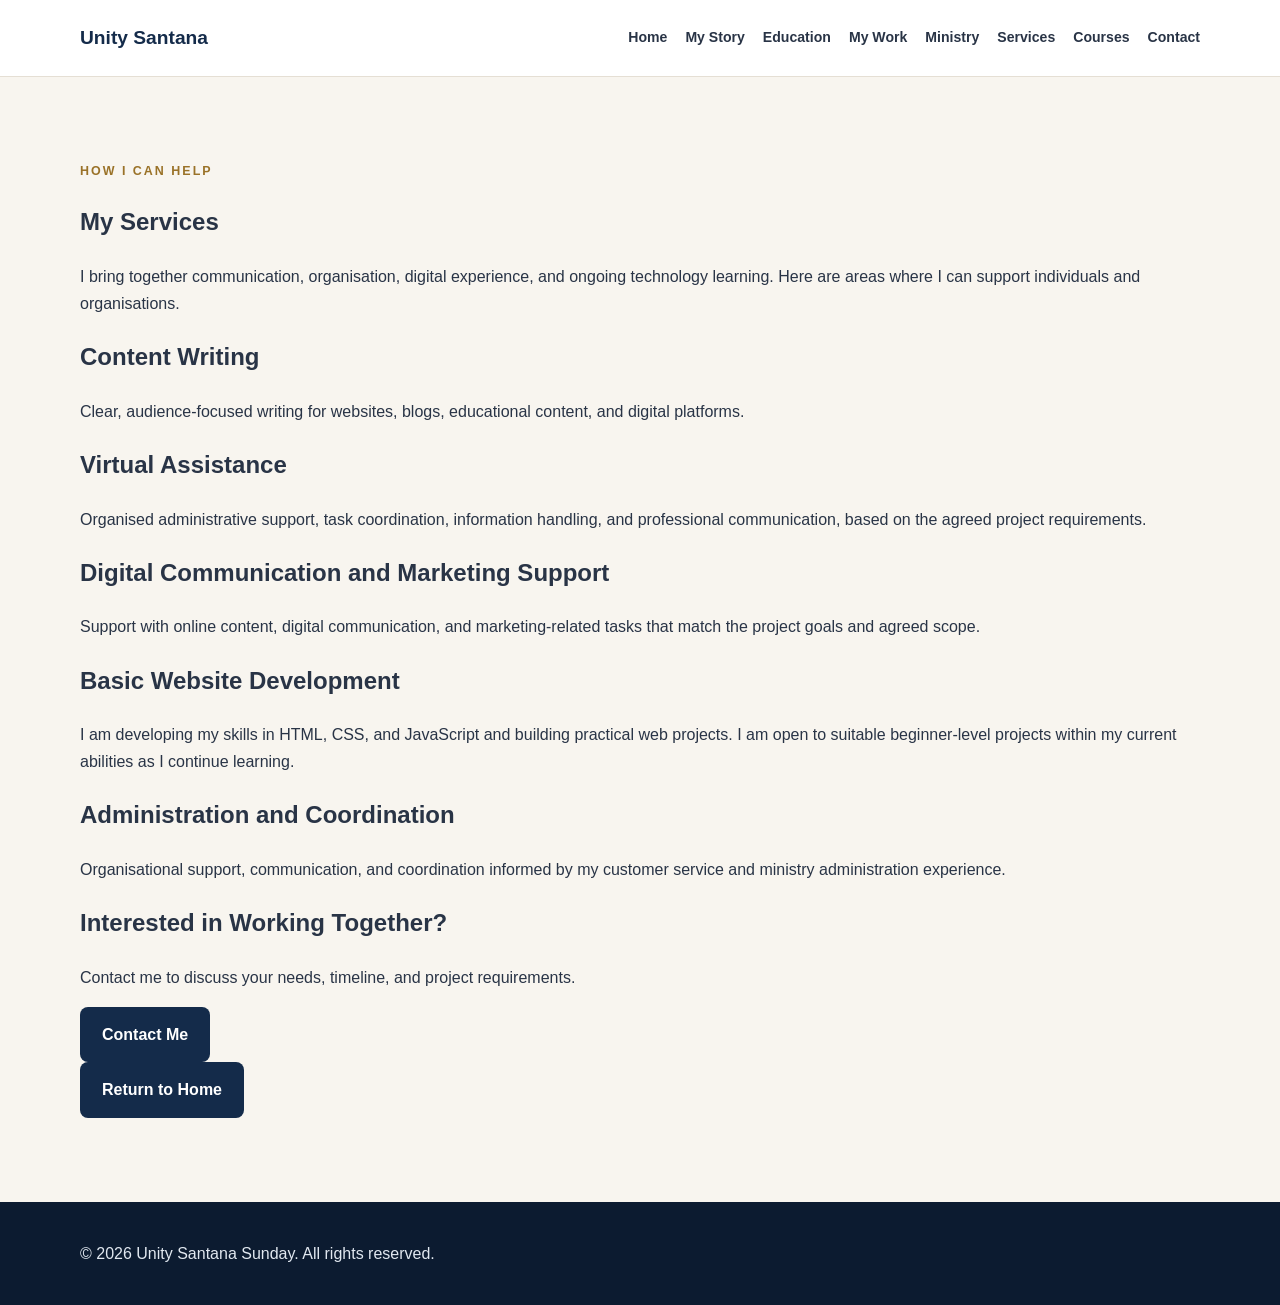
<file: services.html>
<!DOCTYPE html>
<html lang="en">
<head>
    <meta charset="UTF-8">
    <meta name="viewport" content="width=device-width, initial-scale=1.0">
    <meta name="author" content="Unity Santana Sunday">
    <meta name="description" content="Explore the writing, digital communication, virtual assistance, and web development services offered by Unity Santana Sunday.">
    <title>Services | Unity Santana Sunday</title>
    <link rel="stylesheet" href="styles/styles.css">
    <script src="scripts/script.js" defer></script>
</head>
<body>

<header class="site-header">
    <div class="container header-inner">
        <a class="logo" href="index.html">Unity Santana</a>

<nav class="main-nav" id="main-nav" aria-label="Main navigation">
    <a href="index.html">Home</a>
    <a href="story.html">My Story</a>
    <a href="education.html">Education</a>
    <a href="work.html">My Work</a>
    <a href="ministry.html">Ministry</a>
    <a href="services.html">Services</a>
    <a href="courses.html">Courses</a>
    <a href="contact.html">Contact</a>
</nav>

       
    </div>
</header>

<main>
    <section class="section section-alt">
        <div class="container">
            <p class="eyebrow">HOW I CAN HELP</p>
            <h1>My Services</h1>

            <p>
                I bring together communication, organisation, digital
                experience, and ongoing technology learning. Here are
                areas where I can support individuals and organisations.
            </p>

            <article class="card">
                <h2>Content Writing</h2>
                <p>
                    Clear, audience-focused writing for websites, blogs,
                    educational content, and digital platforms.
                </p>
            </article>

            <article class="card">
                <h2>Virtual Assistance</h2>
                <p>
                    Organised administrative support, task coordination,
                    information handling, and professional communication,
                    based on the agreed project requirements.
                </p>
            </article>

            <article class="card">
                <h2>Digital Communication and Marketing Support</h2>
                <p>
                    Support with online content, digital communication,
                    and marketing-related tasks that match the project
                    goals and agreed scope.
                </p>
            </article>

            <article class="card">
                <h2>Basic Website Development</h2>
                <p>
                    I am developing my skills in HTML, CSS, and JavaScript
                    and building practical web projects. I am open to
                    suitable beginner-level projects within my current
                    abilities as I continue learning.
                </p>
            </article>

            <article class="card">
                <h2>Administration and Coordination</h2>
                <p>
                    Organisational support, communication, and coordination
                    informed by my customer service and ministry
                    administration experience.
                </p>
            </article>

            <div class="card">
                <h2>Interested in Working Together?</h2>
                <p>
                    Contact me to discuss your needs, timeline, and project
                    requirements.
                </p>
                <a class="button button-primary"
                   href="index.html#contact">Contact Me</a>
            </div>

            <a class="button button-primary" href="index.html">
                Return to Home
            </a>
        </div>
    </section>
</main>

<footer class="site-footer">
    <div class="container">
        <p>&copy; <span id="current-year"></span> Unity Santana Sunday.
        All rights reserved.</p>
    </div>
</footer>

</body>
</html>
</file>
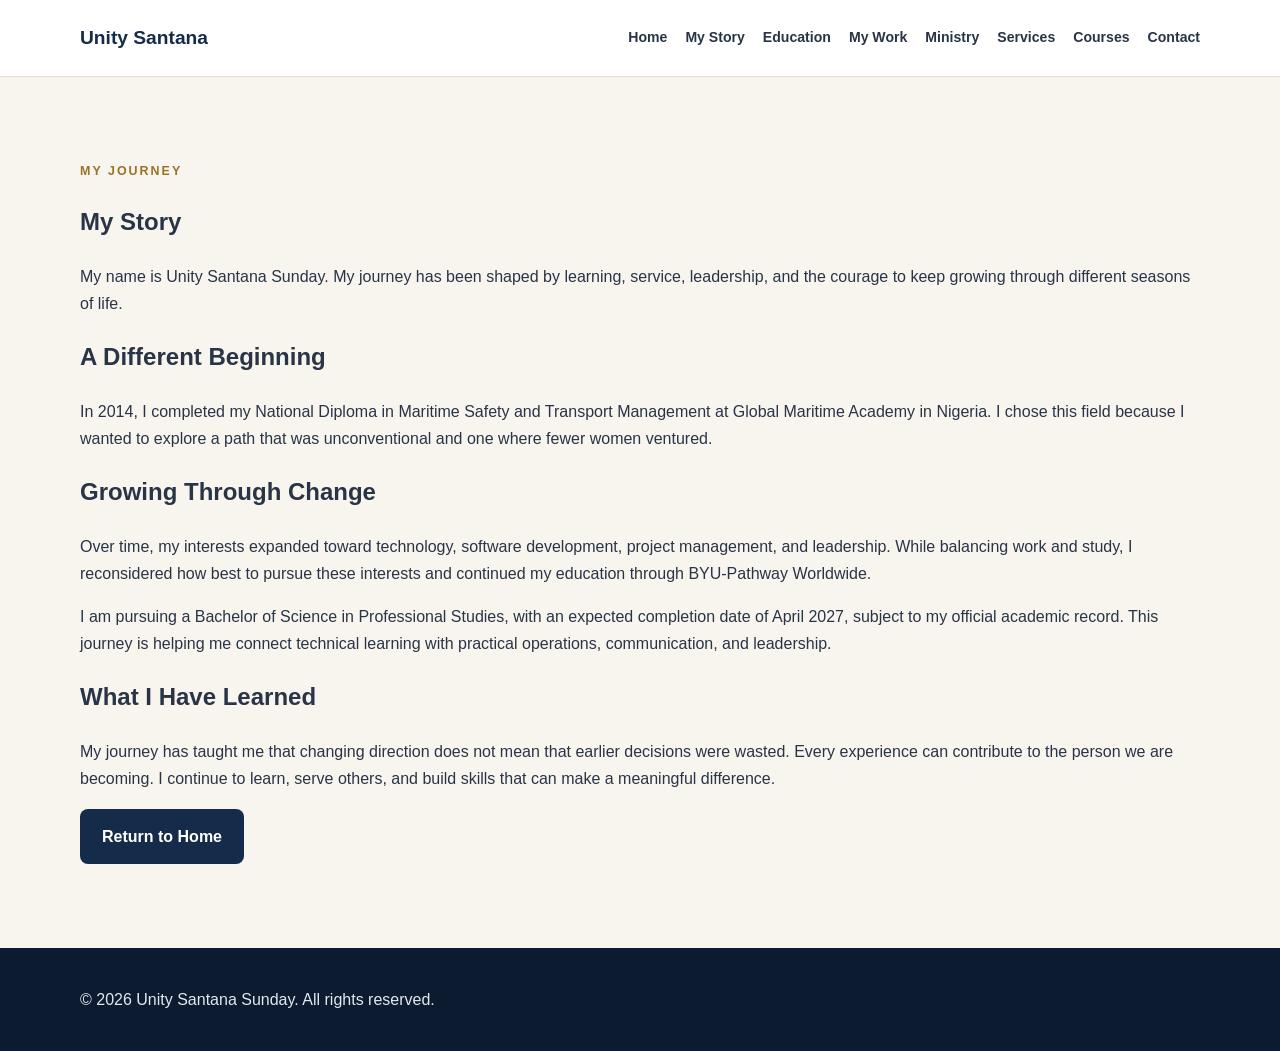
<file: story.html>
<!DOCTYPE html>
<html lang="en">
<head>
    <meta charset="UTF-8">
    <meta name="viewport" content="width=device-width, initial-scale=1.0">
    <meta name="author" content="Unity Santana Sunday">
    <meta name="description" content="Read Unity Santana Sunday's personal and professional story.">
    <title>My Story | Unity Santana Sunday</title>
<link rel="stylesheet" href="styles/styles.css">

    <script src="scripts/script.js" defer></script>
</head>
<body>

<header class="site-header">
    <div class="container header-inner">
        <a class="logo" href="index.html">Unity Santana</a>

        <nav class="main-nav" aria-label="Main navigation">
            <a href="index.html">Home</a>
            <a href="story.html" aria-current="page">My Story</a>
            <a href="education.html">Education</a>
            <a href="work.html">My Work</a>
            <a href="ministry.html">Ministry</a>
            <a href="services.html">Services</a>
            <a href="courses.html">Courses</a>
            <a href="contact.html">Contact</a>
    </div>
</header>

<main>
    <section class="section section-alt">
        <div class="container">
            <p class="eyebrow">MY JOURNEY</p>
            <h1>My Story</h1>

            <p>
                My name is Unity Santana Sunday. My journey has been shaped
                by learning, service, leadership, and the courage to keep
                growing through different seasons of life.
            </p>

            <h2>A Different Beginning</h2>
            <p>
                In 2014, I completed my National Diploma in Maritime Safety
                and Transport Management at Global Maritime Academy in
                Nigeria. I chose this field because I wanted to explore a
                path that was unconventional and one where fewer women
                ventured.
            </p>

            <h2>Growing Through Change</h2>
            <p>
                Over time, my interests expanded toward technology,
                software development, project management, and leadership.
                While balancing work and study, I reconsidered how best to
                pursue these interests and continued my education through
                BYU-Pathway Worldwide.
            </p>

            <p>
                I am pursuing a Bachelor of Science in Professional Studies,
                with an expected completion date of April 2027, subject to
                my official academic record. This journey is helping me
                connect technical learning with practical operations,
                communication, and leadership.
            </p>

            <h2>What I Have Learned</h2>
            <p>
                My journey has taught me that changing direction does not
                mean that earlier decisions were wasted. Every experience
                can contribute to the person we are becoming. I continue
                to learn, serve others, and build skills that can make a
                meaningful difference.
            </p>

            <a class="button button-primary" href="index.html">
                Return to Home
            </a>
        </div>
    </section>
</main>

<footer class="site-footer">
    <div class="container">
        <p>&copy; <span id="current-year"></span> Unity Santana Sunday.
        All rights reserved.</p>
    </div>
</footer>

</body>
</html>
</file>
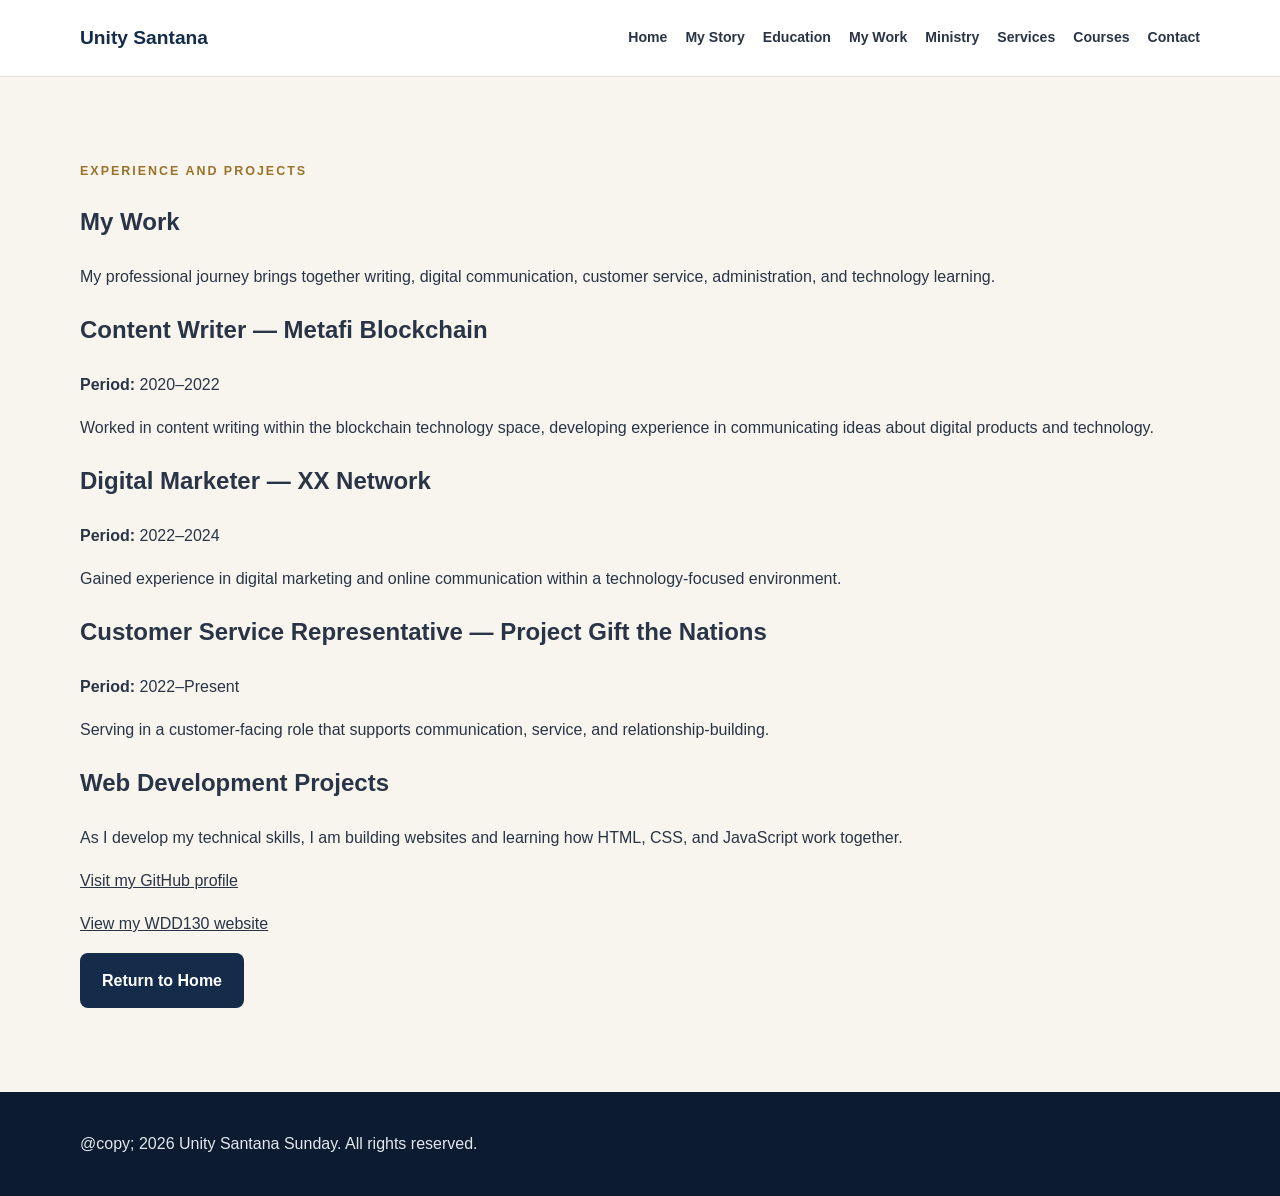
<file: work.html>
<!DOCTYPE html>
<html lang="en">
<head>
    <meta charset="UTF-8">
    <meta name="viewport" content="width=device-width, initial-scale=1.0">
    <meta name="author" content="Unity Santana Sunday">
    <meta name="description" content="Explore Unity Santana Sunday's professional experience, skills, and technology projects.">
    <title>My Work | Unity Santana Sunday</title>
    <link rel="stylesheet" href="styles/styles.css">
    <script src="scripts/script.js" defer></script>
</head>
<body>

<header class="site-header">
    <div class="container header-inner">
        <a class="logo" href="index.html">Unity Santana</a>

       
<nav class="main-nav" id="main-nav" aria-label="Main navigation">
    <a href="index.html">Home</a>
    <a href="story.html">My Story</a>
    <a href="education.html">Education</a>
    <a href="work.html">My Work</a>
    <a href="ministry.html">Ministry</a>
    <a href="services.html">Services</a>
    <a href="courses.html">Courses</a>
    <a href="contact.html">Contact</a>
</nav>

    </div>
</header>

<main>
    <section class="section section-alt">
        <div class="container">
            <p class="eyebrow">EXPERIENCE AND PROJECTS</p>
            <h1>My Work</h1>

            <p>
                My professional journey brings together writing,
                digital communication, customer service, administration,
                and technology learning.
            </p>

            <article class="card">
                <h2>Content Writer — Metafi Blockchain</h2>
                <p><strong>Period:</strong> 2020–2022</p>
                <p>
                    Worked in content writing within the blockchain
                    technology space, developing experience in communicating
                    ideas about digital products and technology.
                </p>
            </article>

            <article class="card">
                <h2>Digital Marketer — XX Network</h2>
                <p><strong>Period:</strong> 2022–2024</p>
                <p>
                    Gained experience in digital marketing and online
                    communication within a technology-focused environment.
                </p>
            </article>

            <article class="card">
                <h2>Customer Service Representative — Project Gift the Nations</h2>
                <p><strong>Period:</strong> 2022–Present</p>
                <p>
                    Serving in a customer-facing role that supports
                    communication, service, and relationship-building.
                </p>
            </article>

            <article class="card">
                <h2>Web Development Projects</h2>
                <p>
                    As I develop my technical skills, I am building websites
                    and learning how HTML, CSS, and JavaScript work together.
                </p>
                <p>
                    <a href="https://github.com/tanablaze" target="_blank"
                       rel="noopener noreferrer">Visit my GitHub profile</a>
                </p>
                <p>
                    <a href="https://tanablaze.github.io/wdd130/index.html"
                       target="_blank" rel="noopener noreferrer">
                       View my WDD130 website
                    </a>
                </p>
            </article>

            <a class="button button-primary" href="index.html">
                Return to Home
            </a>
        </div>
    </section>
</main>

<footer class="site-footer">
    <div class="container">
        <p>@copy; <span id="current-year"></span> Unity Santana Sunday.
        All rights reserved.</p>
    </div>
</footer>

</body>
</html>
</file>
<file: styles/styles.css>
/* =========================================
   UNITY SANTANA SUNDAY - PERSONAL WEBSITE
   ========================================= */

/* 1. Website colours and basic settings */

:root {
    --navy: #142b4a;
    --navy-light: #243d5b;
    --gold: #c49a43;
    --cream: #f8f5ef;
    --white: #ffffff;
    --text: #293446;
    --muted: #647084;
    --border: #e5dfd4;
    --soft-blue: #edf2f7;
}

* {
    box-sizing: border-box;
}

html {
    scroll-behavior: smooth;
    scroll-padding-top: 90px;
}

body {
    margin: 0;
    font-family: Arial, Helvetica, sans-serif;
    background-color: var(--white);
    color: var(--text);
    line-height: 1.7;
}

img {
    max-width: 100%;
    height: auto;
}

a {
    color: inherit;
}

button,
a {
    -webkit-tap-highlight-color: transparent;
}

button {
    font: inherit;
}

.container {
    width: min(1120px, 90%);
    margin-inline: auto;
}

.narrow-container {
    max-width: 780px;
}

/* 2. Header and navigation */

.site-header {
    position: sticky;
    top: 0;
    z-index: 100;
    background-color: var(--white);
    border-bottom: 1px solid var(--border);
}

.header-inner {
    min-height: 76px;
    display: flex;
    align-items: center;
    justify-content: space-between;
    gap: 24px;
}

.logo {
    color: var(--navy);
    font-size: 1.2rem;
    font-weight: 800;
    text-decoration: none;
    white-space: nowrap;
}

.main-nav {
    display: flex;
    align-items: center;
    justify-content: flex-end;
    gap: 18px;
}

.main-nav a {
    color: var(--text);
    font-size: 0.88rem;
    font-weight: 600;
    text-decoration: none;
}

.main-nav a:hover,
.main-nav a:focus-visible {
    color: var(--gold);
}

.menu-toggle {
    display: none;
    border: 1px solid var(--border);
    border-radius: 8px;
    background-color: var(--white);
    color: var(--navy);
    padding: 8px 12px;
    cursor: pointer;
}

/* 3. General sections */

.section {
    padding: 84px 0;
}

.section-alt {
    background-color: var(--cream);
}

.section-heading {
    max-width: 740px;
    margin: 0 auto 42px;
    text-align: center;
}

.section-heading h2,
.narrow-container h2,
.contact-content h2 {
    color: var(--navy);
    font-size: clamp(1.8rem, 4vw, 2.7rem);
    line-height: 1.2;
    margin: 0 0 18px;
}

.section-heading p {
    color: var(--muted);
}

.eyebrow {
    margin: 0 0 14px;
    color: #9a7228;
    font-size: 0.78rem;
    font-weight: 800;
    letter-spacing: 2px;
    text-transform: uppercase;
}

.subheading {
    margin-top: 64px;
}

.subheading h2 {
    font-size: 2rem;
}

/* 4. Home / hero section */

.hero {
    background:
        radial-gradient(circle at 90% 15%, #e8ddc8 0, transparent 30%),
        var(--cream);
    padding: 96px 0;
}

.hero-grid {
    display: grid;
    grid-template-columns: 1.5fr 0.8fr;
    align-items: center;
    gap: 60px;
}

.hero h1 {
    max-width: 760px;
    margin: 0 0 24px;
    color: var(--navy);
    font-size: clamp(2.4rem, 5vw, 4.2rem);
    line-height: 1.1;
    letter-spacing: -1.5px;
}

.hero-description {
    color: var(--navy-light);
    font-size: 1.2rem;
    font-weight: 600;
}

.hero-content > p:not(.eyebrow) {
    max-width: 700px;
}

.hero-card {
    padding: 34px;
    border: 1px solid var(--border);
    border-radius: 22px;
    background-color: rgba(255, 255, 255, 0.9);
    box-shadow: 0 18px 50px rgba(20, 43, 74, 0.08);
}

.hero-card h2 {
    color: var(--navy);
    margin-top: 0;
}

.profile-placeholder {
    display: grid;
    place-items: center;
    width: 124px;
    height: 124px;
    margin-bottom: 24px;
    border: 4px solid #e8d9b7;
    border-radius: 50%;
    background-color: var(--navy);
    color: var(--white);
    font-size: 2.4rem;
    font-weight: 800;
}

/* 5. Buttons */

.button-group {
    display: flex;
    flex-wrap: wrap;
    gap: 14px;
    margin-top: 28px;
}

.button {
    display: inline-flex;
    align-items: center;
    justify-content: center;
    min-height: 46px;
    padding: 12px 20px;
    border: 2px solid transparent;
    border-radius: 8px;
    font-weight: 700;
    text-align: center;
    text-decoration: none;
    cursor: pointer;
    transition: background-color 0.2s ease,
                transform 0.2s ease;
}

.button:hover {
    transform: translateY(-2px);
}

.button:focus-visible,
.menu-toggle:focus-visible,
a:focus-visible {
    outline: 3px solid var(--gold);
    outline-offset: 3px;
}

.button-primary {
    background-color: var(--navy);
    color: var(--white);
}

.button-primary:hover {
    background-color: var(--navy-light);
}

.button-secondary {
    border-color: var(--gold);
    background-color: transparent;
    color: var(--navy);
}

.button-secondary:hover {
    background-color: #f1e7d3;
}

.button-light {
    background-color: var(--white);
    color: var(--navy);
}

.button-outline-light {
    border-color: rgba(255, 255, 255, 0.75);
    color: var(--white);
}

.button-outline-light:hover {
    background-color: rgba(255, 255, 255, 0.12);
}

/* 6. Cards */

.card-grid {
    display: grid;
    grid-template-columns: repeat(2, minmax(0, 1fr));
    gap: 22px;
}

.four-columns {
    grid-template-columns: repeat(4, minmax(0, 1fr));
}

.content-card {
    display: flex;
    flex-direction: column;
    align-items: flex-start;
    padding: 28px;
    border: 1px solid var(--border);
    border-radius: 14px;
    background-color: var(--white);
    box-shadow: 0 8px 24px rgba(20, 43, 74, 0.04);
}

.content-card h3 {
    margin: 12px 0;
    color: var(--navy);
    font-size: 1.2rem;
    line-height: 1.35;
}

.content-card p {
    margin-top: 6px;
}

.card-icon {
    display: grid;
    place-items: center;
    width: 44px;
    height: 44px;
    border-radius: 12px;
    background-color: var(--soft-blue);
    color: var(--navy);
    font-size: 1.5rem;
    font-weight: 800;
}

.institution {
    color: var(--muted);
    font-size: 0.92rem;
    font-weight: 600;
}

.text-link {
    margin-top: auto;
    padding-top: 12px;
    color: #244f7b;
    font-weight: 700;
    text-underline-offset: 4px;
}

.service-card .button {
    margin-top: auto;
}

/* 7. Story and quotation */

blockquote {
    margin: 30px 0;
    padding: 22px 26px;
    border-left: 5px solid var(--gold);
    background-color: var(--white);
    color: var(--navy);
    font-size: 1.15rem;
    font-style: italic;
}

/* 8. Education timeline */

.timeline {
    max-width: 820px;
    margin: 0 auto;
}

.timeline-item {
    position: relative;
    margin-bottom: 24px;
    padding: 28px;
    border: 1px solid var(--border);
    border-radius: 14px;
    background-color: var(--white);
}

.timeline-item h3 {
    margin: 16px 0 8px;
    color: var(--navy);
}

.timeline-item p {
    margin-bottom: 8px;
}

/* 9. Status labels */

.status-label {
    display: inline-block;
    padding: 5px 10px;
    border-radius: 30px;
    font-size: 0.75rem;
    font-weight: 800;
}

.completed {
    background-color: #e4f2e7;
    color: #245b32;
}

.ongoing {
    background-color: #edf2f7;
    color: #294c72;
}

.small-note {
    margin-top: 24px;
    color: var(--muted);
    font-size: 0.88rem;
}

/* 10. Courses */

.course-card .price {
    color: var(--navy);
    font-weight: 800;
}

.course-card .button {
    margin-top: auto;
}

/* 11. Contact section */

.section-dark {
    background-color: var(--navy);
    color: var(--white);
}

.contact-content {
    max-width: 780px;
    text-align: center;
}

.section-dark .eyebrow {
    color: #e8c77f;
}

.section-dark h2 {
    color: var(--white);
}

.section-dark p:not(.eyebrow) {
    color: #e1e8f0;
}

.centered-buttons {
    justify-content: center;
}

/* 12. Footer */

.site-footer {
    padding: 22px 0;
    background-color: #0c1b30;
    color: #e1e8f0;
}

.footer-inner {
    display: flex;
    align-items: center;
    justify-content: space-between;
    gap: 20px;
}

.footer-inner p {
    margin: 0;
    font-size: 0.88rem;
}

.footer-inner a {
    color: var(--white);
    font-size: 0.88rem;
    text-decoration: none;
}

/* 13. Tablet and mobile layouts */

@media (max-width: 1000px) {
    .main-nav {
        gap: 12px;
    }

    .main-nav a {
        font-size: 0.8rem;
    }

    .four-columns {
        grid-template-columns: repeat(2, minmax(0, 1fr));
    }

    .hero-grid {
        gap: 32px;
    }
}

@media (max-width: 760px) {
    .section {
        padding: 60px 0;
    }

    .hero {
        padding: 64px 0;
    }

    .header-inner {
        min-height: 68px;
    }

    .menu-toggle {
        display: inline-block;
    }

    .main-nav {
        position: absolute;
        top: 100%;
        left: 0;
        right: 0;
        display: none;
        align-items: stretch;
        flex-direction: column;
        gap: 0;
        padding: 10px 5%;
        border-bottom: 1px solid var(--border);
        background-color: var(--white);
        box-shadow: 0 12px 20px rgba(20, 43, 74, 0.08);
    }

    .main-nav.is-open {
        display: flex;
    }

    .main-nav a {
        padding: 12px 4px;
        font-size: 1rem;
    }

    .hero-grid {
        grid-template-columns: 1fr;
    }

    .hero-card {
        max-width: 440px;
    }

    .card-grid,
    .four-columns {
        grid-template-columns: 1fr;
    }

    .content-card {
        padding: 24px;
    }

    .footer-inner {
        align-items: flex-start;
        flex-direction: column;
    }
}

/* 14. Respect reduced-motion preferences */

@media (prefers-reduced-motion: reduce) {
    html {
        scroll-behavior: auto;
    }

    *,
    *::before,
    *::after {
        transition-duration: 0.01ms !important;
    }
}
</file>
